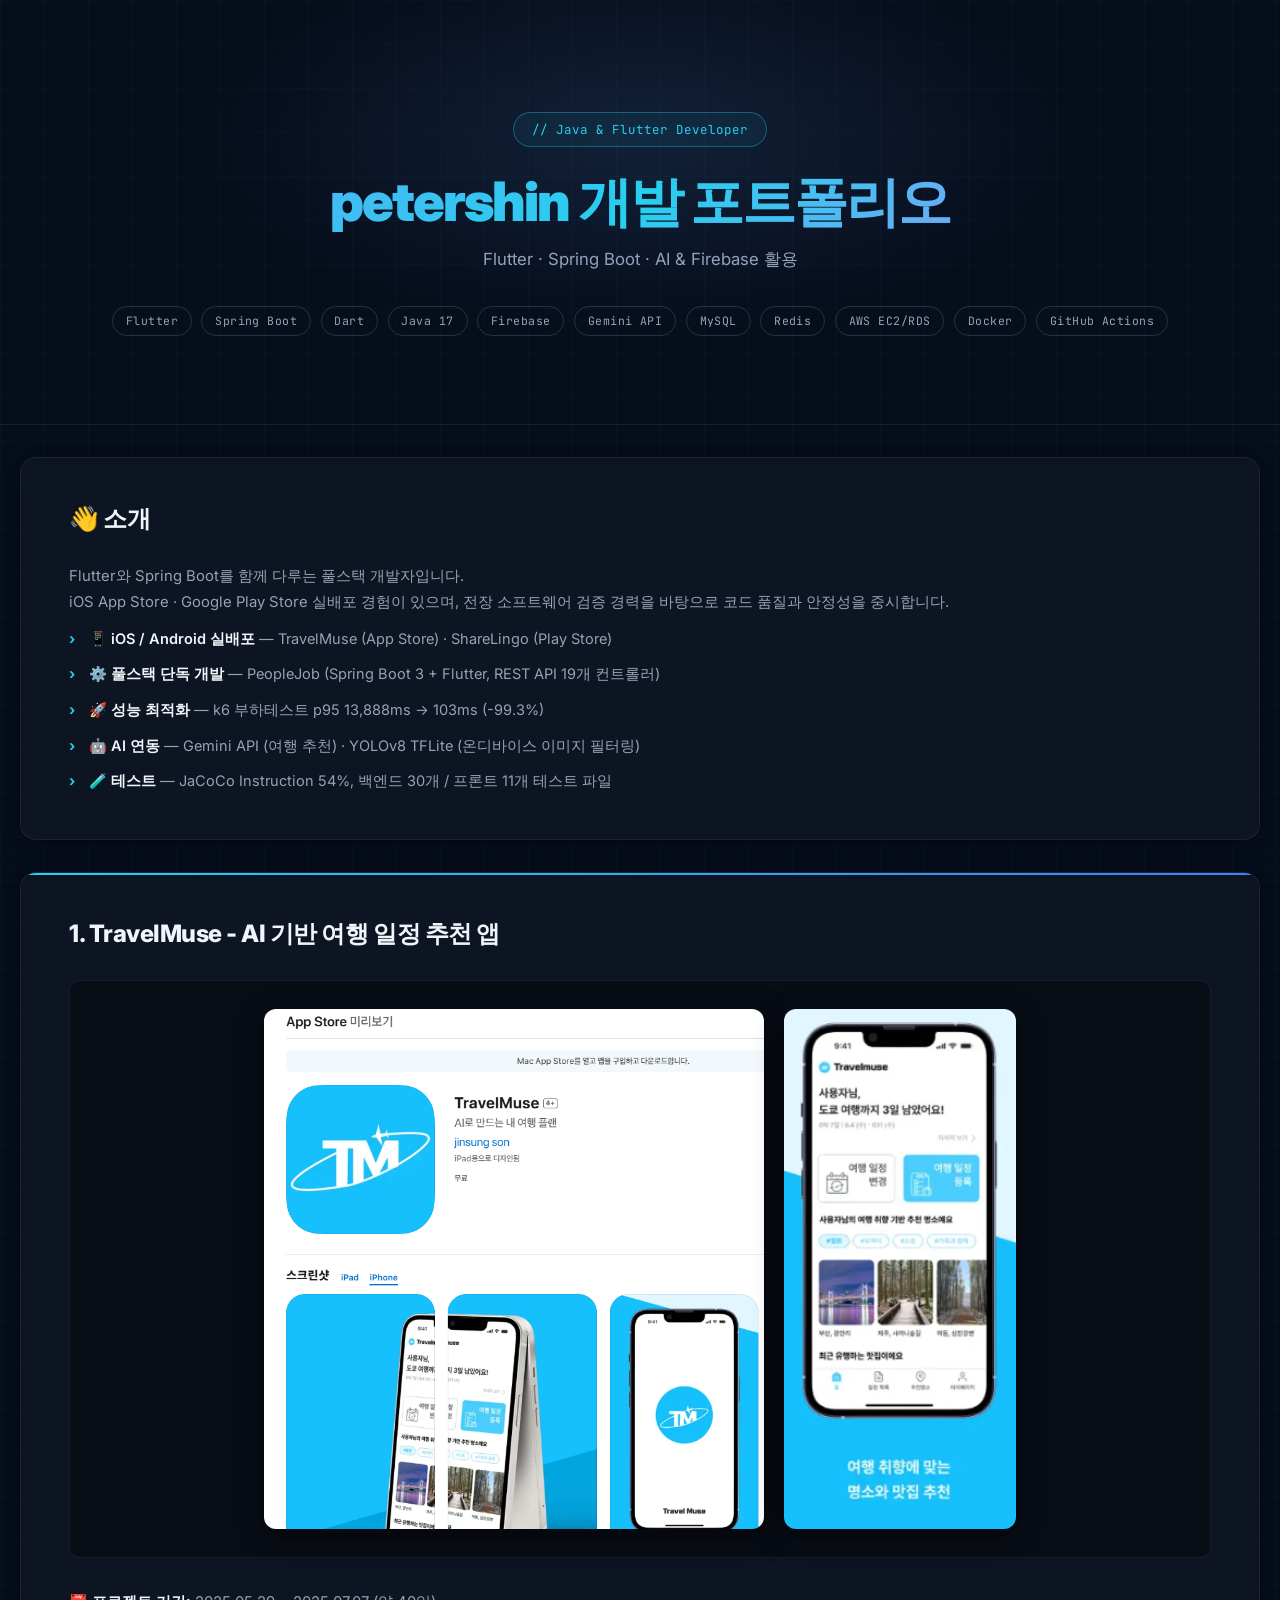
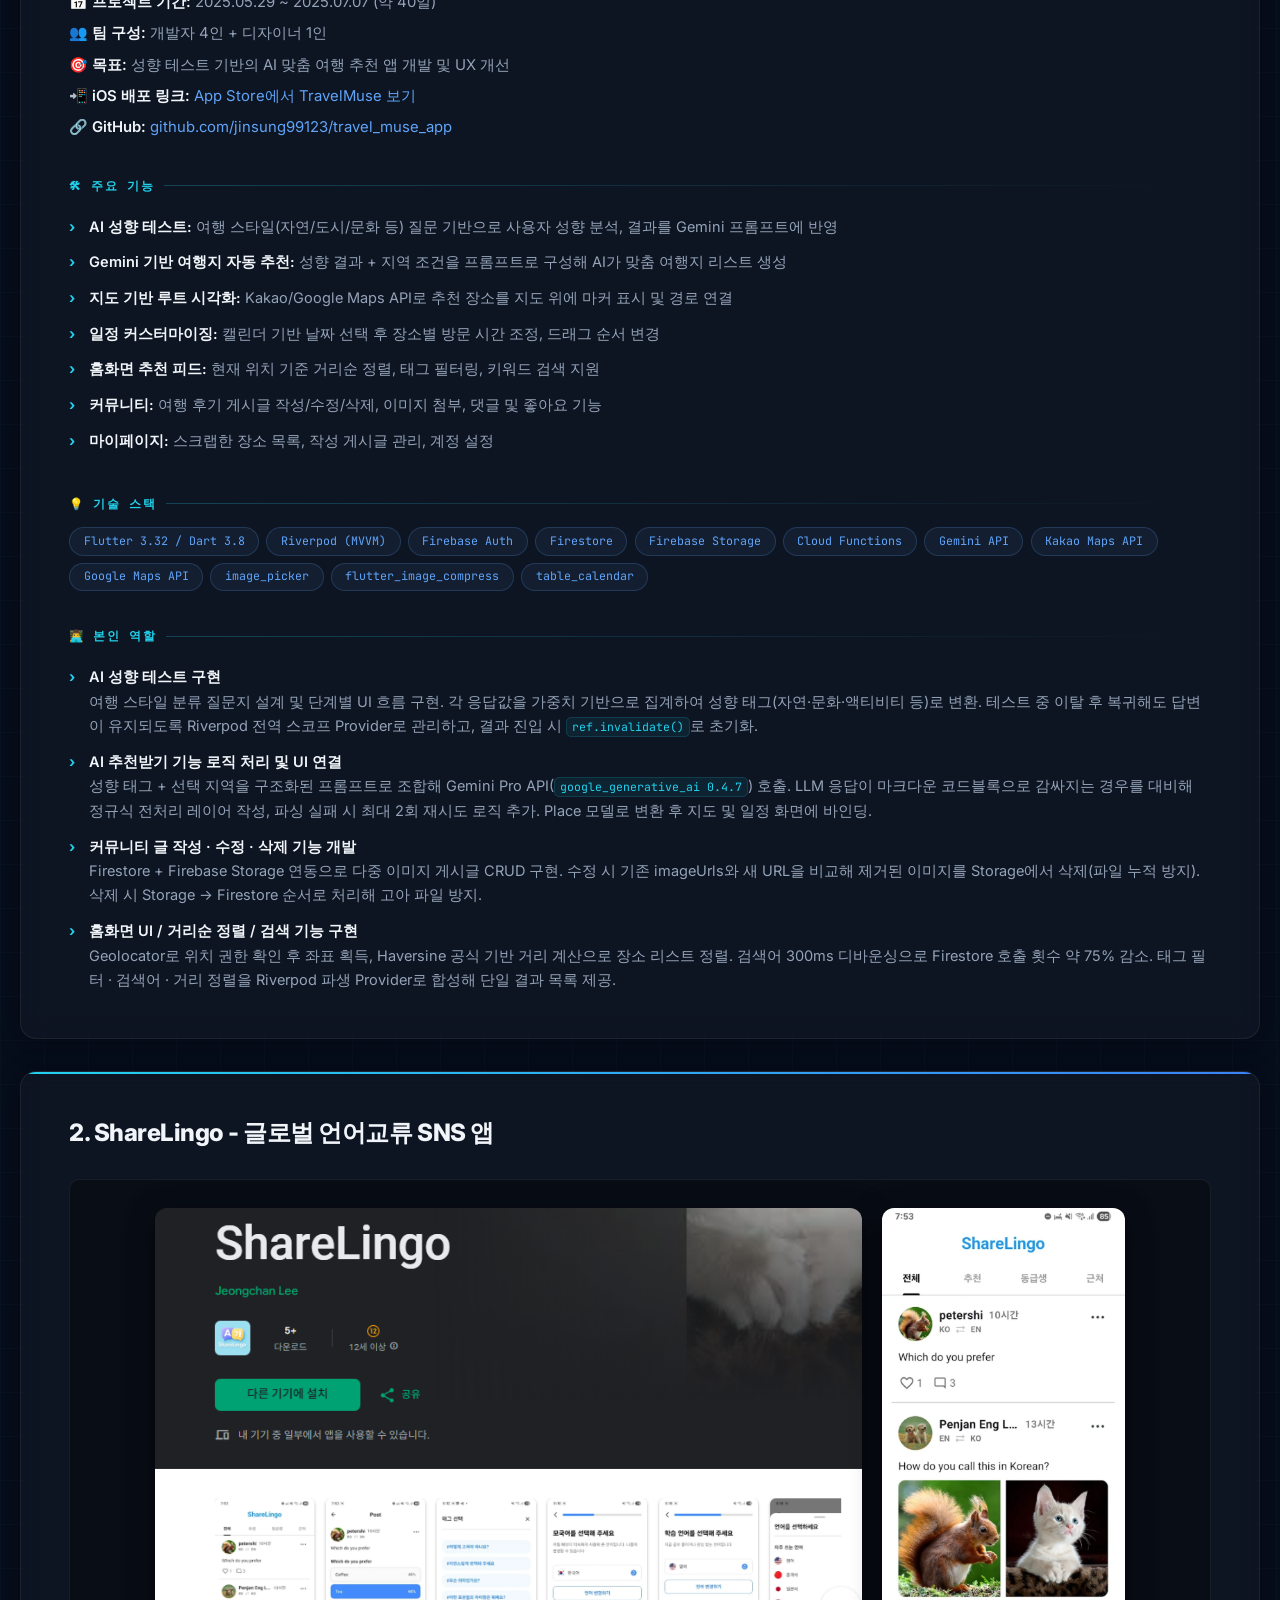
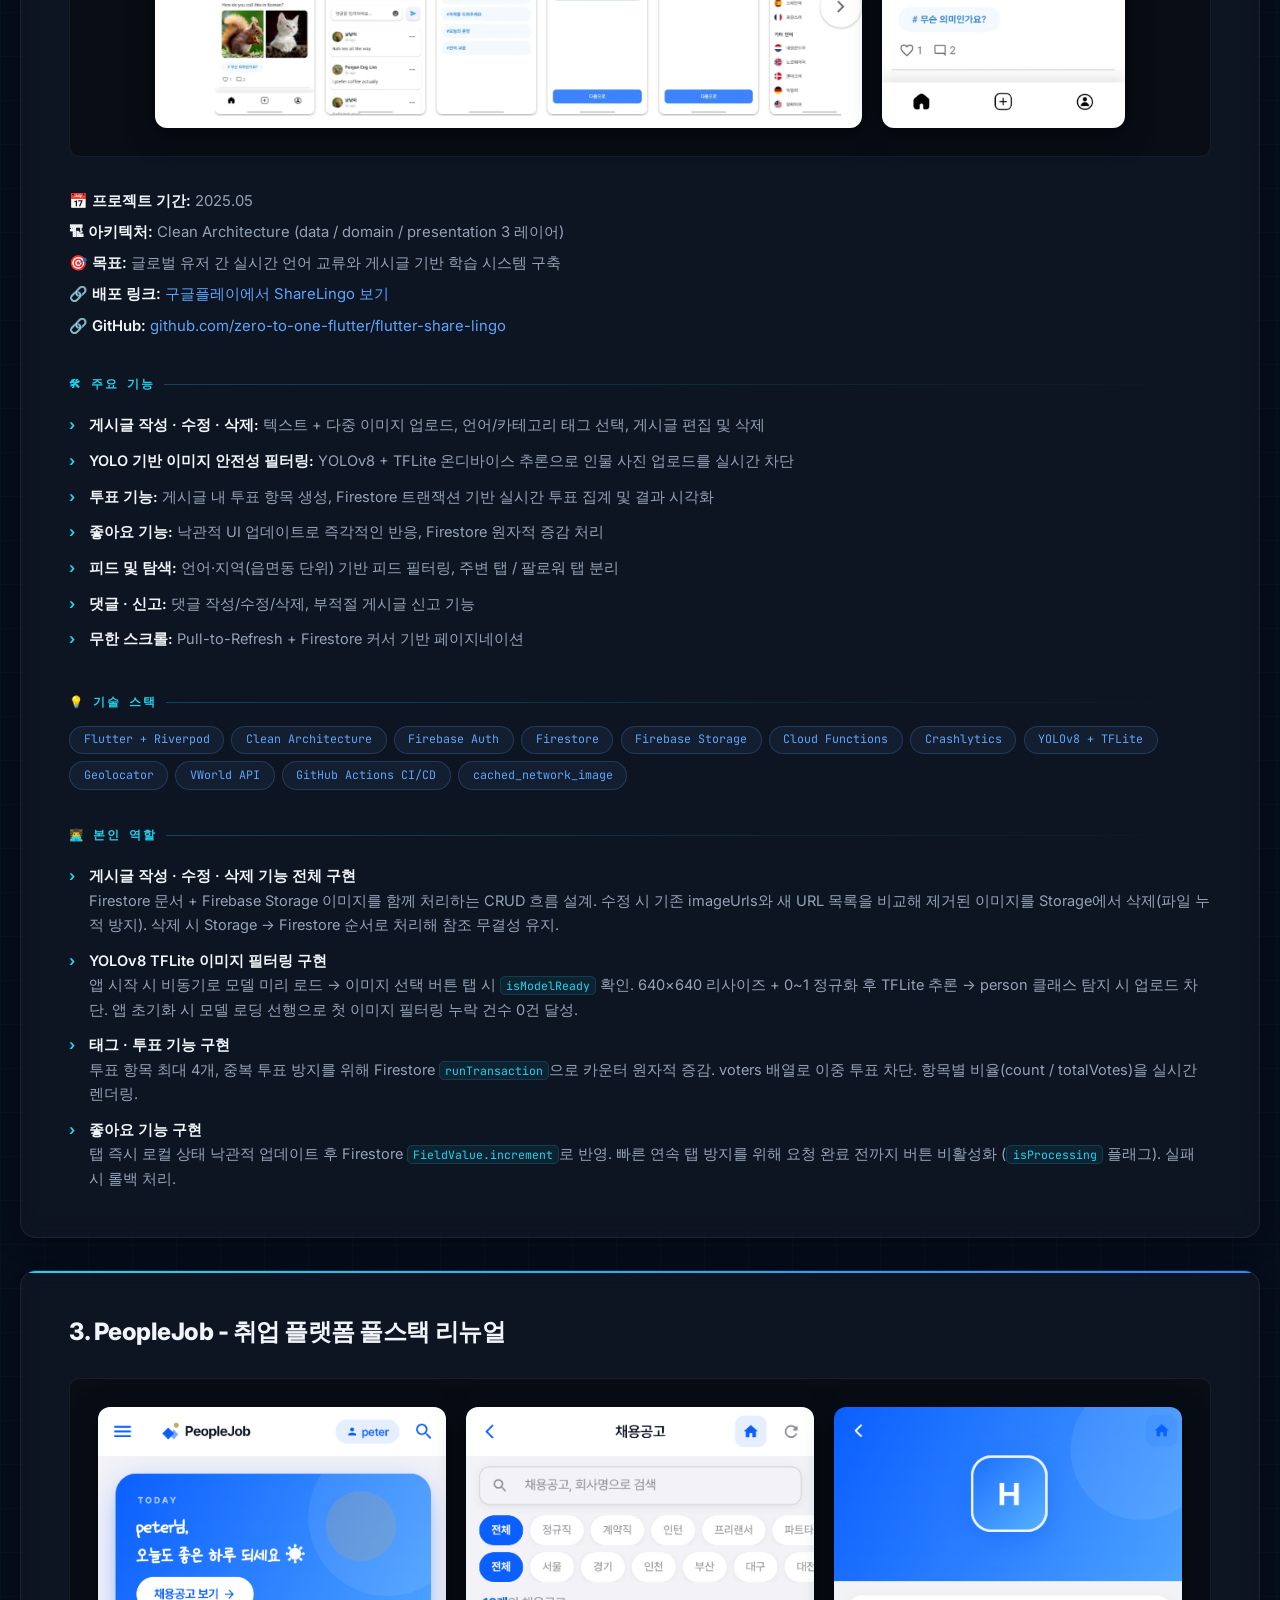
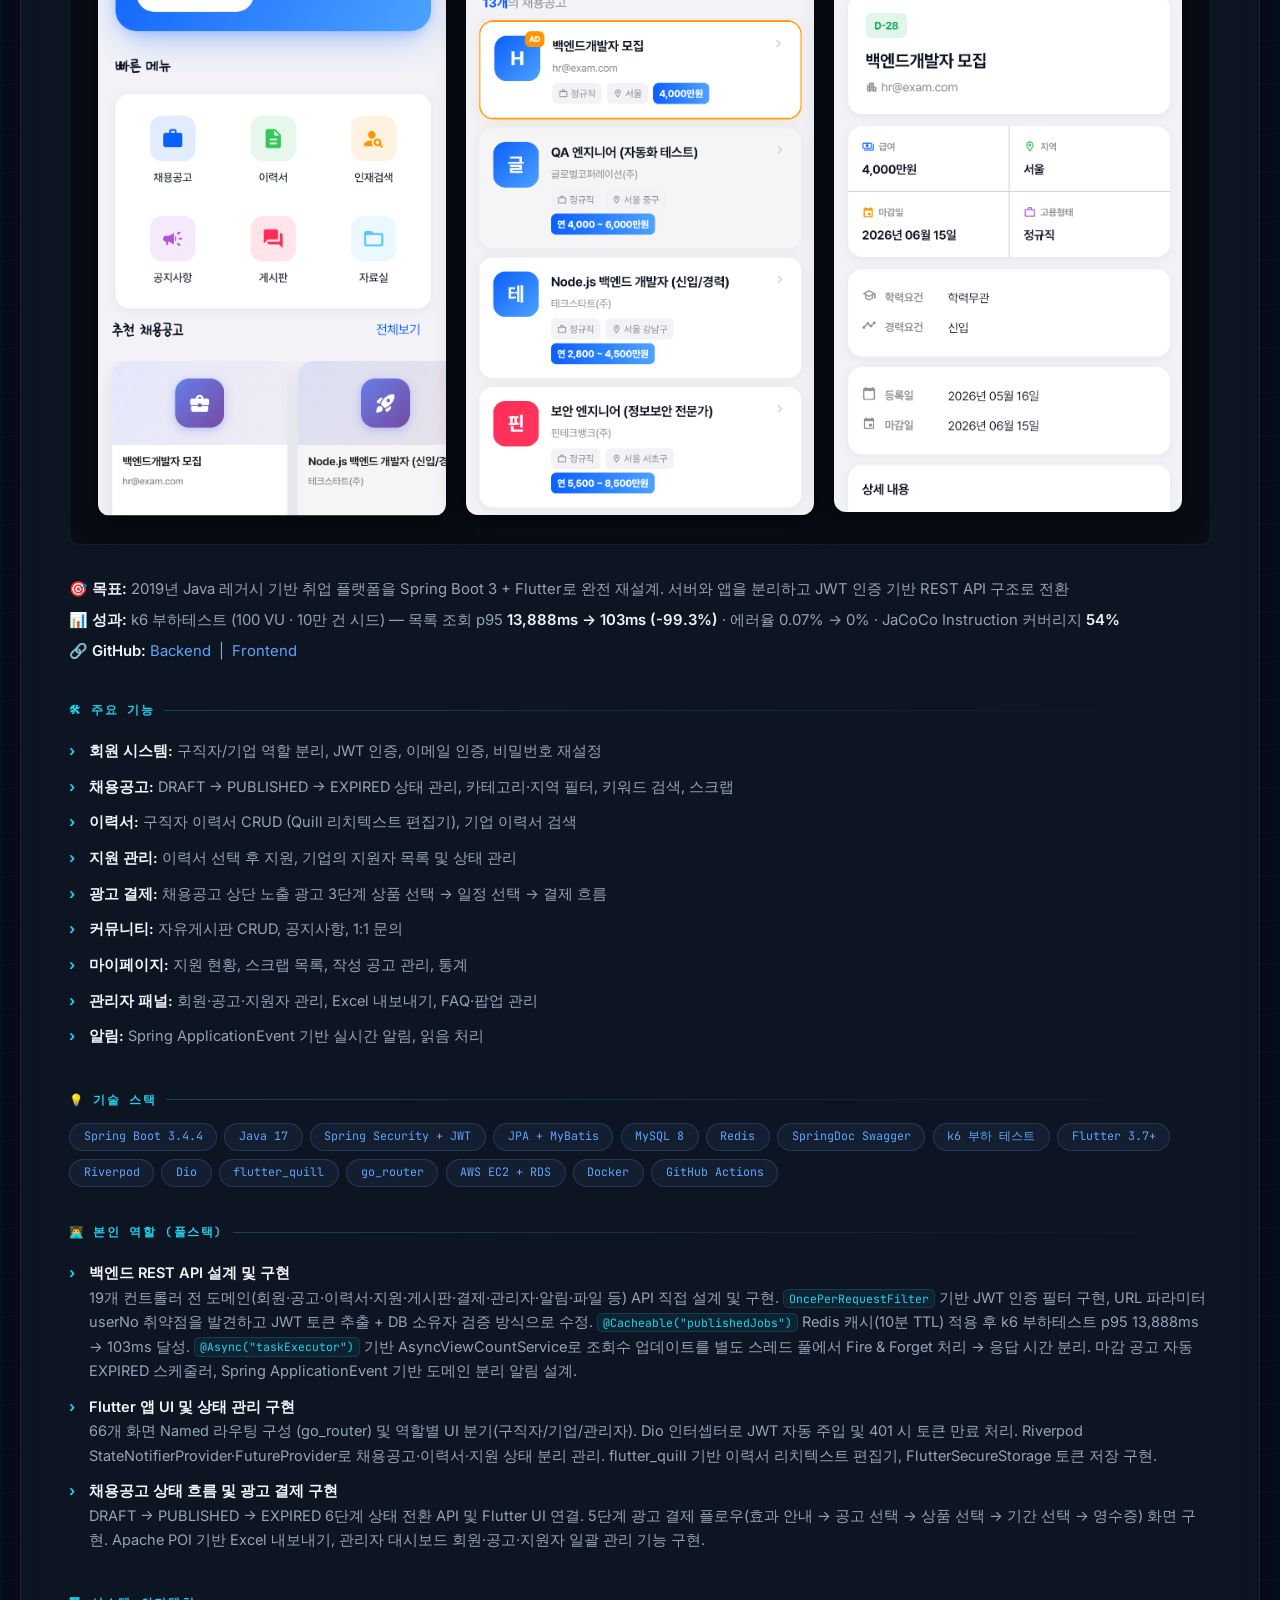
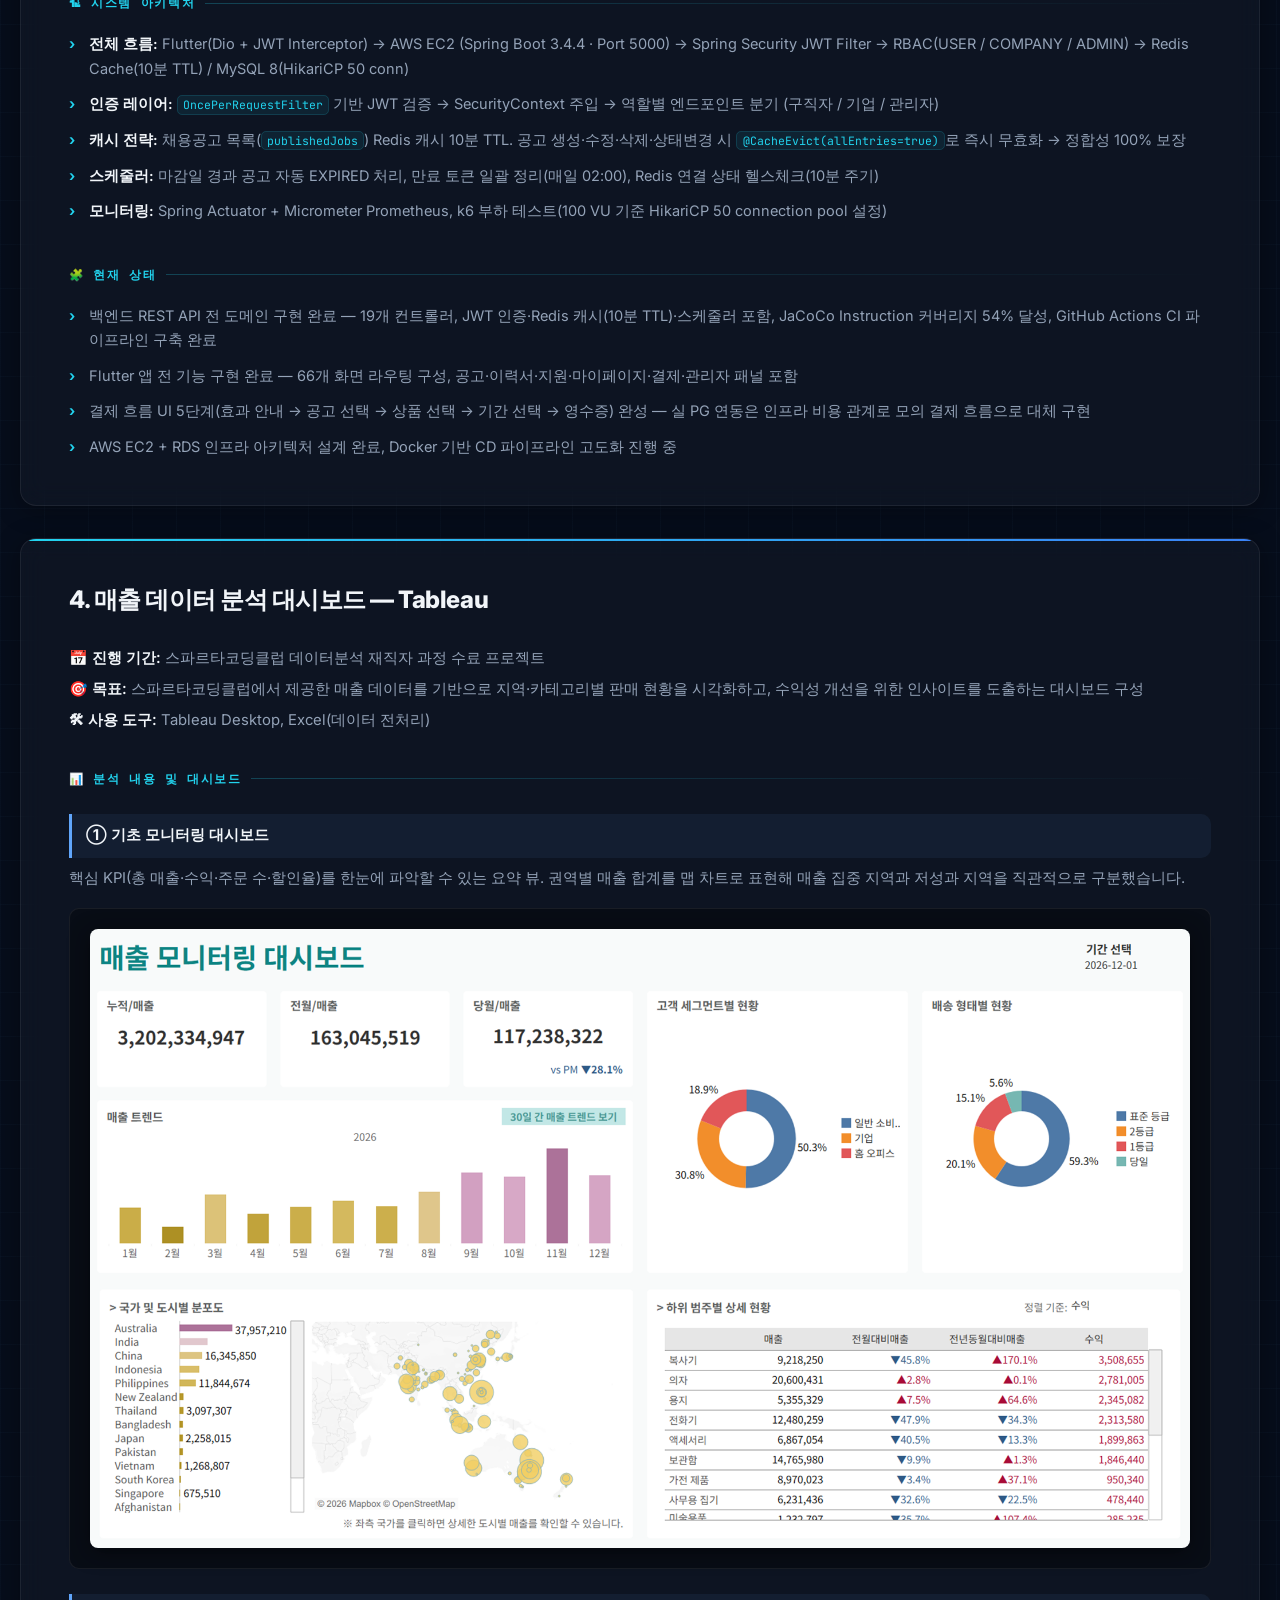
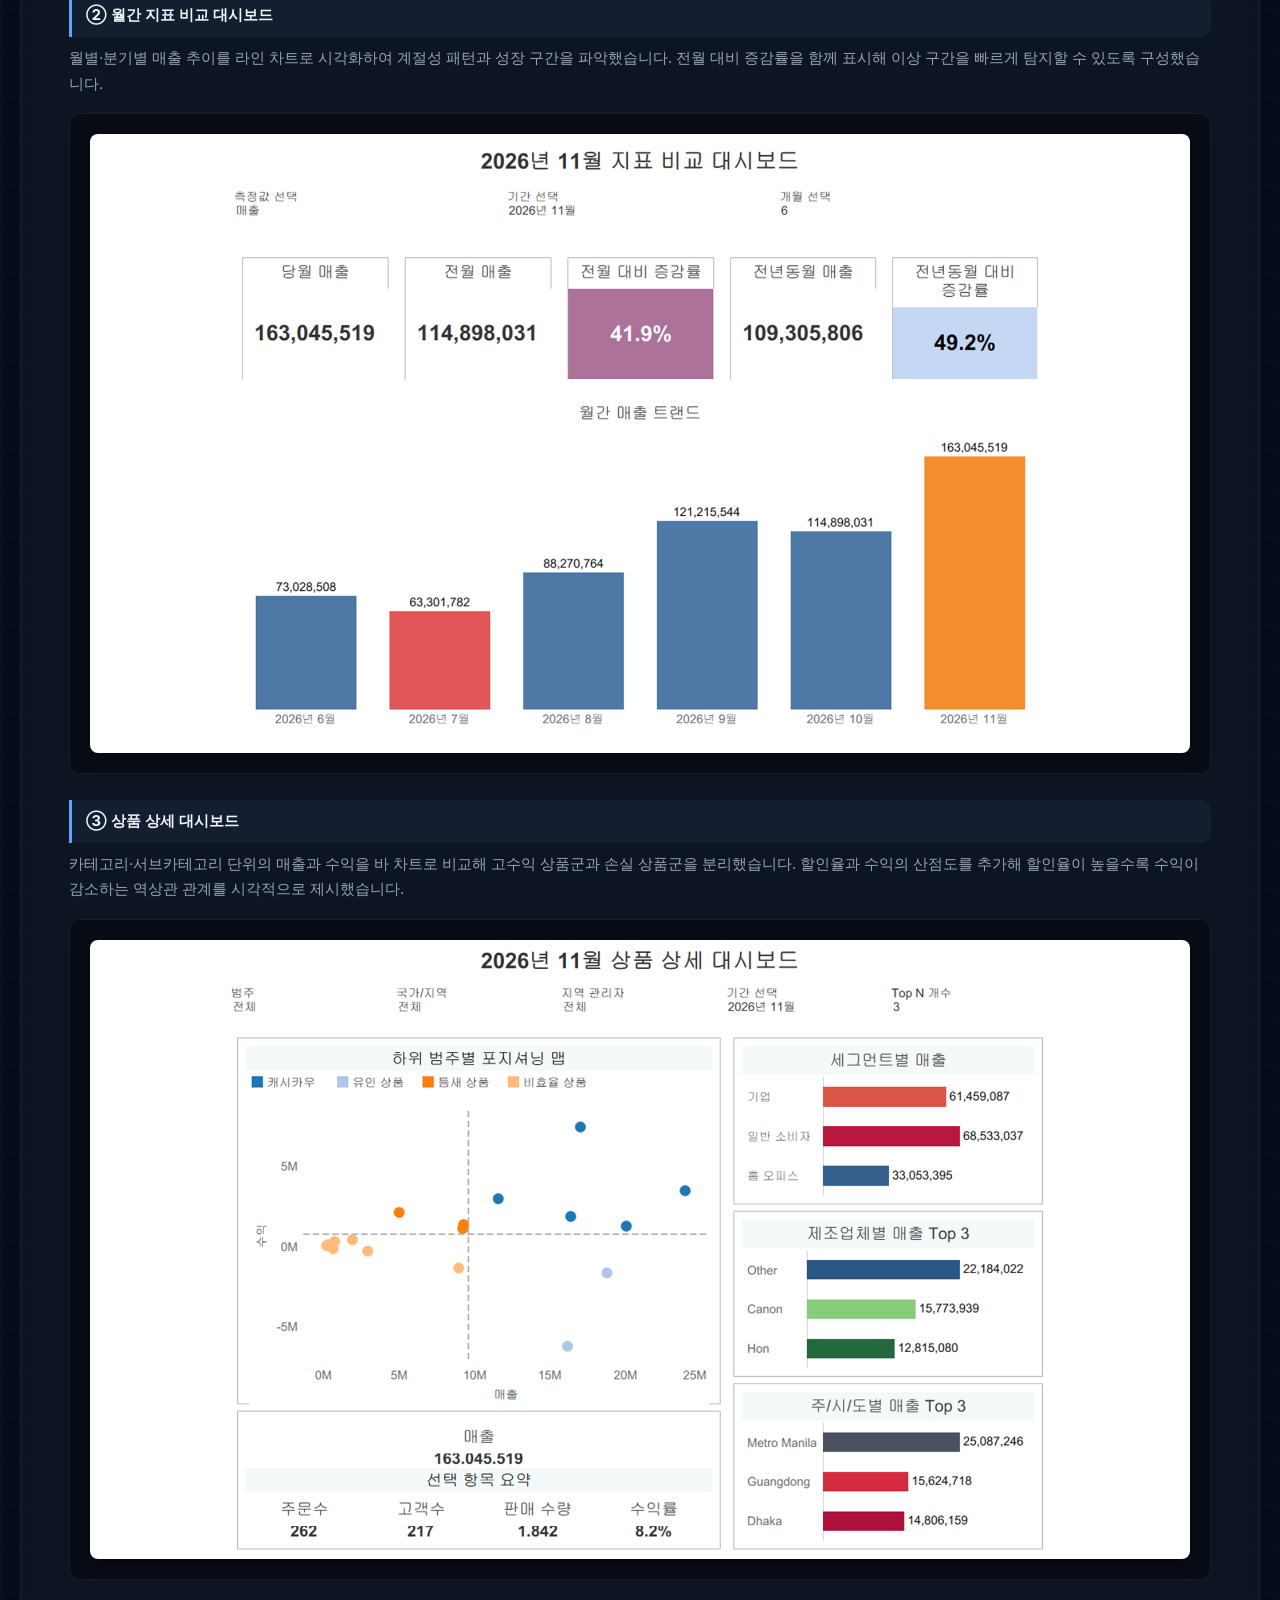
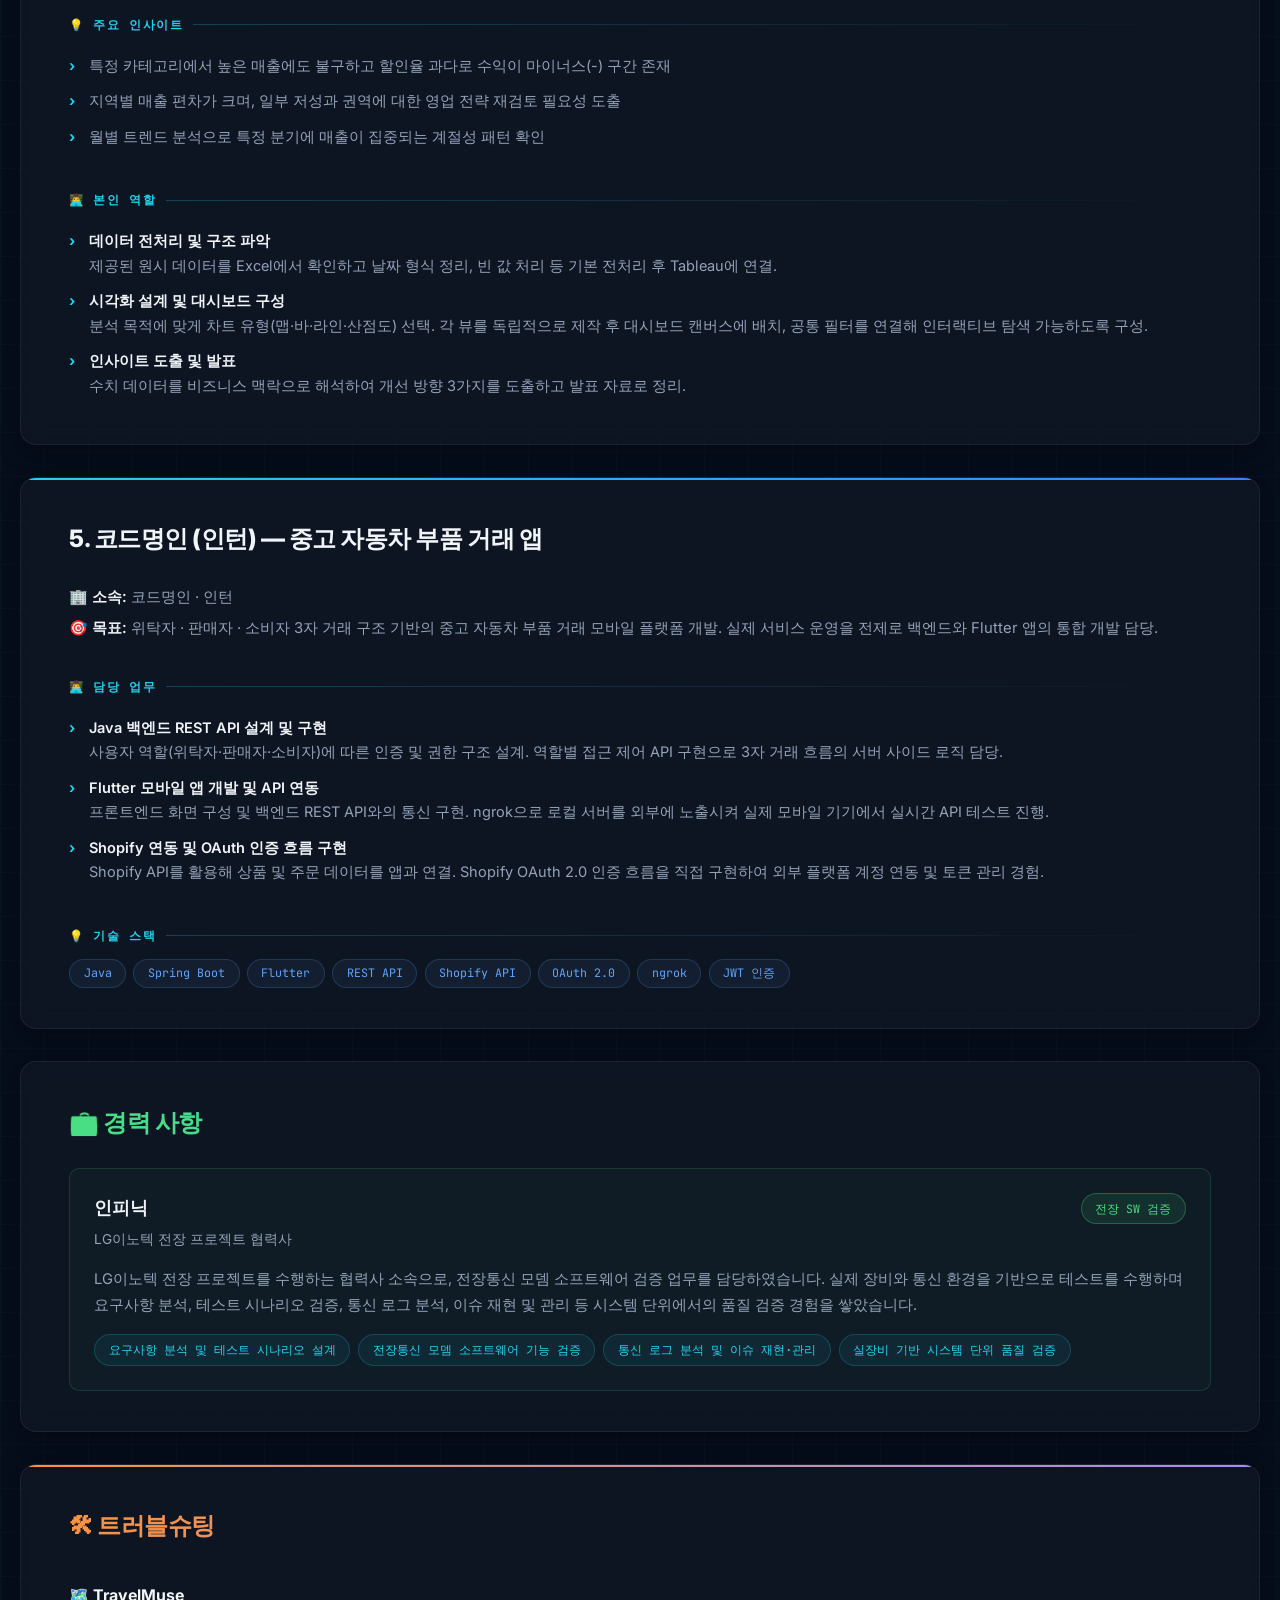
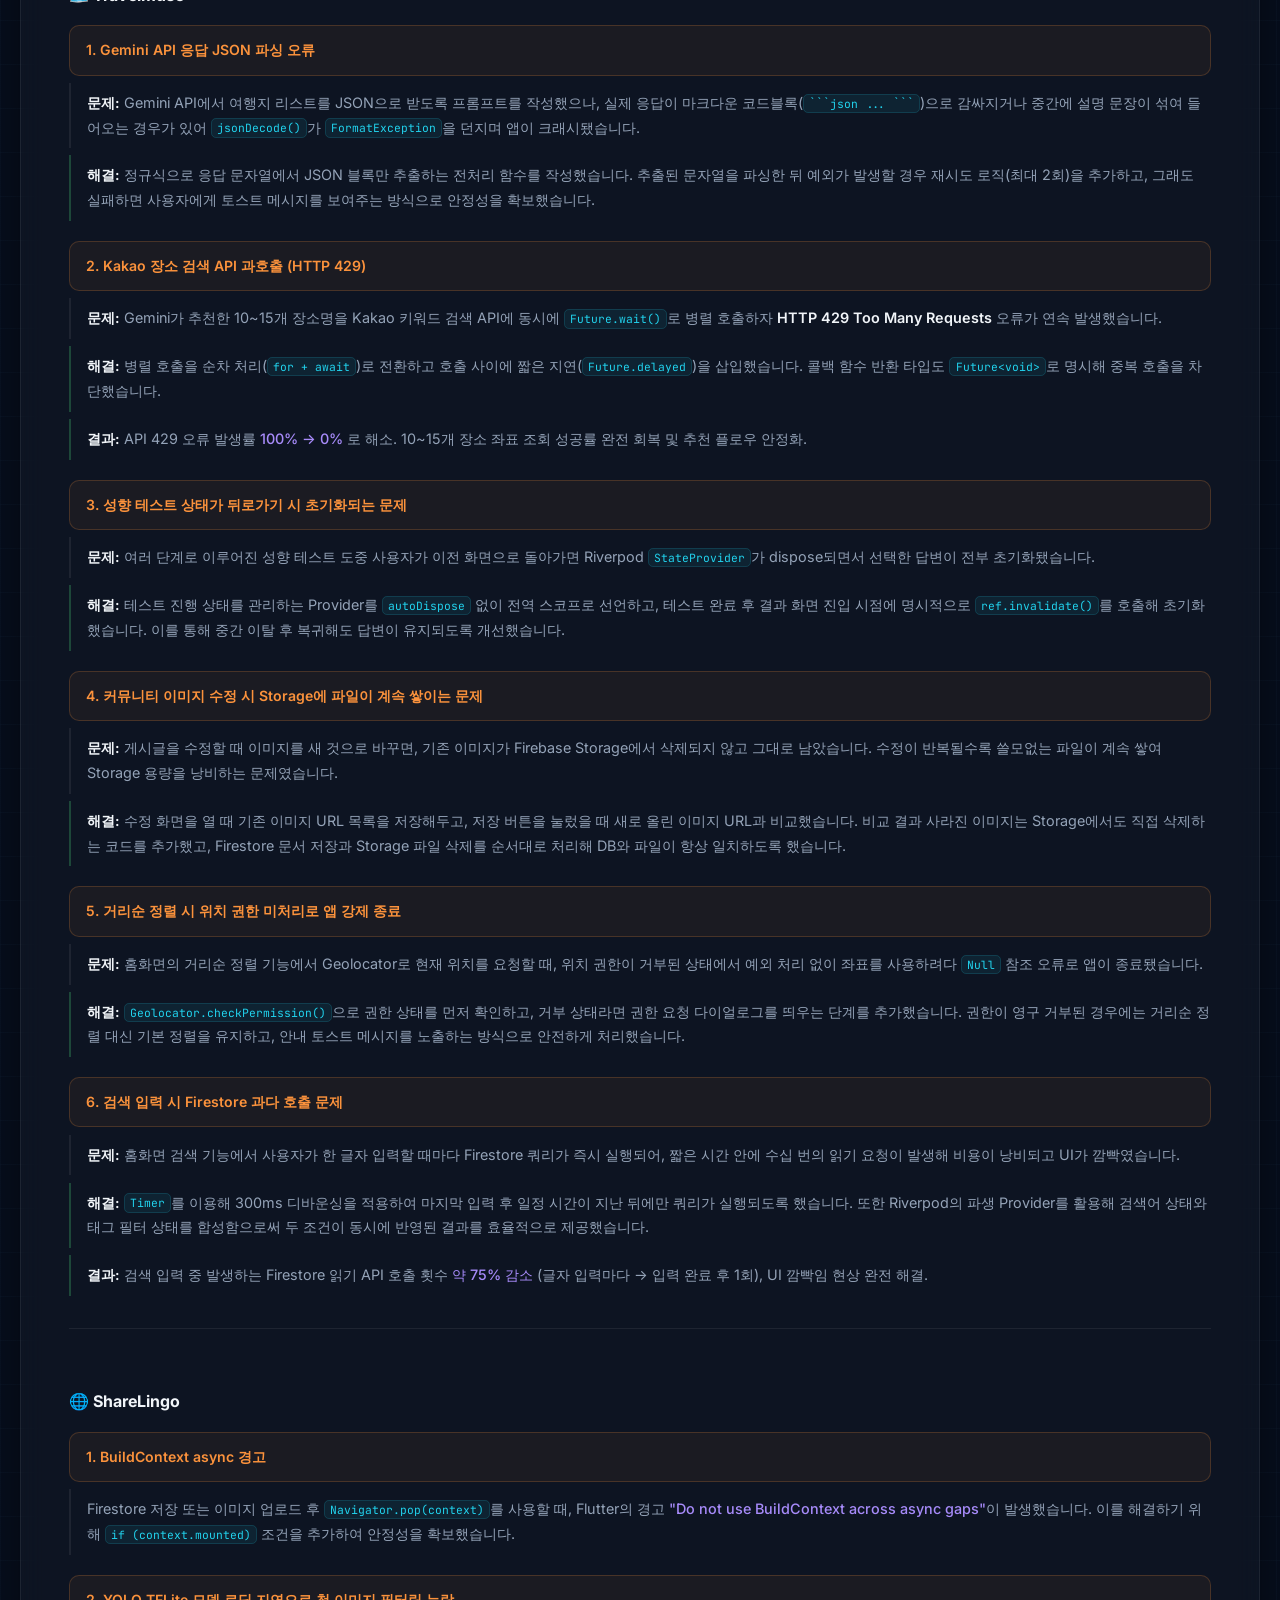
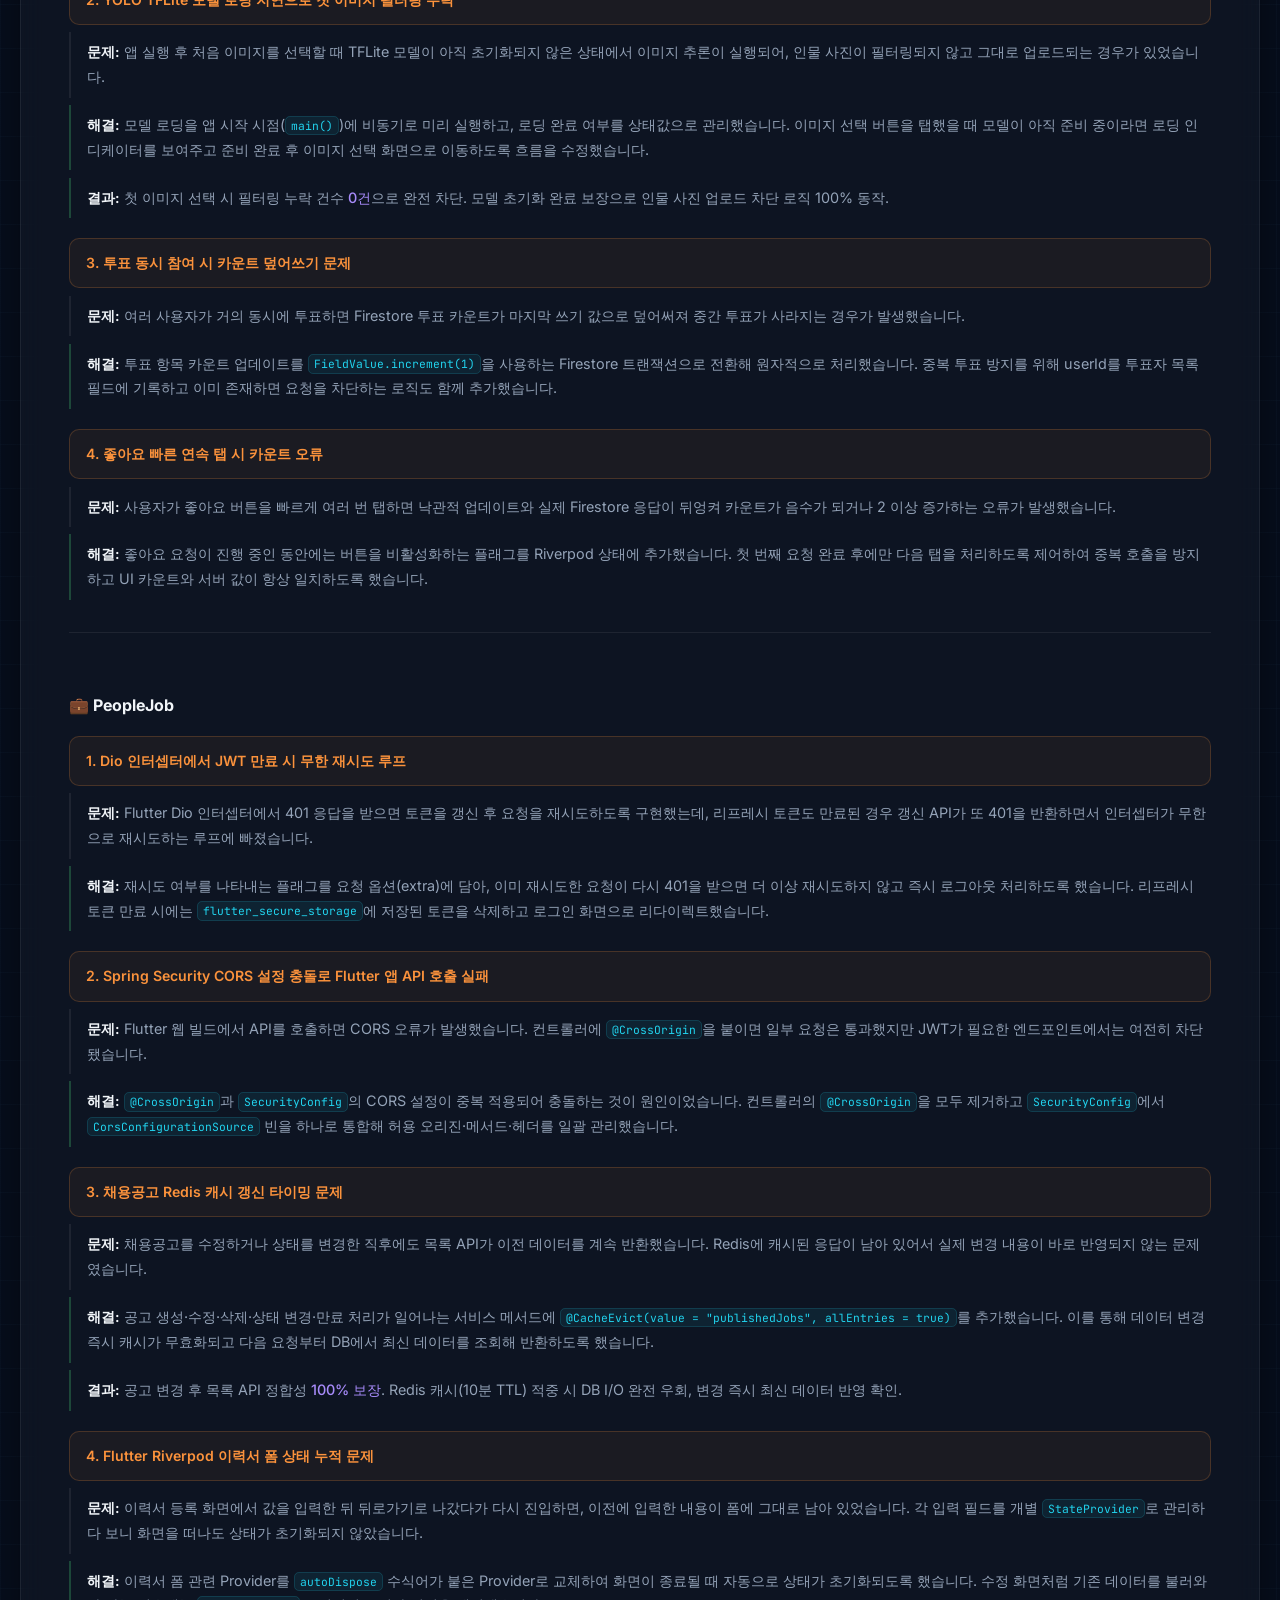
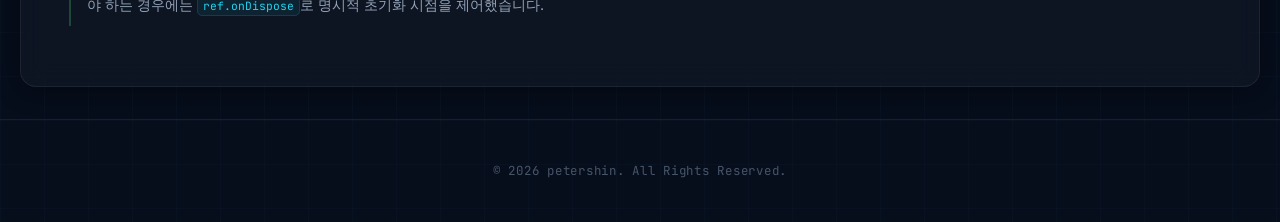
<file: index.html>
<!DOCTYPE html>
<html lang="ko">
<head>
  <meta charset="UTF-8" />
  <meta name="viewport" content="width=device-width, initial-scale=1.0" />
  <title>petershin 포트폴리오</title>
  <link rel="stylesheet" href="style.css" />
</head>
<body>
  <header>
    <p class="header-tag">// Java &amp; Flutter Developer</p>
    <h1>petershin 개발 포트폴리오</h1>
    <p>Flutter · Spring Boot · AI &amp; Firebase 활용</p>
    <div class="header-stack">
      <span>Flutter</span>
      <span>Spring Boot</span>
      <span>Dart</span>
      <span>Java 17</span>
      <span>Firebase</span>
      <span>Gemini API</span>
      <span>MySQL</span>
      <span>Redis</span>
      <span>AWS EC2/RDS</span>
      <span>Docker</span>
      <span>GitHub Actions</span>
    </div>
  </header>

  <section class="about">
    <h2>👋 소개</h2>
    <p>
      Flutter와 Spring Boot를 함께 다루는 풀스택 개발자입니다.<br>
      iOS App Store · Google Play Store 실배포 경험이 있으며,
      전장 소프트웨어 검증 경력을 바탕으로 코드 품질과 안정성을 중시합니다.
    </p>
    <ul class="about-highlights">
      <li>📱 <strong>iOS / Android 실배포</strong> — TravelMuse (App Store) · ShareLingo (Play Store)</li>
      <li>⚙️ <strong>풀스택 단독 개발</strong> — PeopleJob (Spring Boot 3 + Flutter, REST API 19개 컨트롤러)</li>
      <li>🚀 <strong>성능 최적화</strong> — k6 부하테스트 p95 13,888ms → 103ms (-99.3%)</li>
      <li>🤖 <strong>AI 연동</strong> — Gemini API (여행 추천) · YOLOv8 TFLite (온디바이스 이미지 필터링)</li>
      <li>🧪 <strong>테스트</strong> — JaCoCo Instruction 54%, 백엔드 30개 / 프론트 11개 테스트 파일</li>
    </ul>
  </section>

  <section class="project">
    <h2>1. TravelMuse - AI 기반 여행 일정 추천 앱</h2>
    <div class="screenshots">
      <img src="img/travelmuse_1.png" alt="TravelMuse 스크린샷 1" />
      <img src="img/travelmuse_2.png" alt="TravelMuse 스크린샷 2" />
    </div>
    <p><strong>📅 프로젝트 기간:</strong> 2025.05.29 ~ 2025.07.07 (약 40일)</p>
    <p><strong>👥 팀 구성:</strong> 개발자 4인 + 디자이너 1인</p>
    <p><strong>🎯 목표:</strong> 성향 테스트 기반의 AI 맞춤 여행 추천 앱 개발 및 UX 개선</p>
  <p><strong>📲 iOS 배포 링크:</strong>
  <a href="https://apps.apple.com/kr/app/travelmuse/id6747365666" target="_blank">
    App Store에서 TravelMuse 보기
  </a>
</p>
  <p><strong>🔗 GitHub:</strong>
  <a href="https://github.com/jinsung99123/travel_muse_app" target="_blank">github.com/jinsung99123/travel_muse_app</a>
</p>

    <h3>🛠 주요 기능</h3>
    <ul>
      <li><strong>AI 성향 테스트:</strong> 여행 스타일(자연/도시/문화 등) 질문 기반으로 사용자 성향 분석, 결과를 Gemini 프롬프트에 반영</li>
      <li><strong>Gemini 기반 여행지 자동 추천:</strong> 성향 결과 + 지역 조건을 프롬프트로 구성해 AI가 맞춤 여행지 리스트 생성</li>
      <li><strong>지도 기반 루트 시각화:</strong> Kakao/Google Maps API로 추천 장소를 지도 위에 마커 표시 및 경로 연결</li>
      <li><strong>일정 커스터마이징:</strong> 캘린더 기반 날짜 선택 후 장소별 방문 시간 조정, 드래그 순서 변경</li>
      <li><strong>홈화면 추천 피드:</strong> 현재 위치 기준 거리순 정렬, 태그 필터링, 키워드 검색 지원</li>
      <li><strong>커뮤니티:</strong> 여행 후기 게시글 작성/수정/삭제, 이미지 첨부, 댓글 및 좋아요 기능</li>
      <li><strong>마이페이지:</strong> 스크랩한 장소 목록, 작성 게시글 관리, 계정 설정</li>
    </ul>

    <h3>💡 기술 스택</h3>
    <ul class="tech-list">
      <li>Flutter 3.32 / Dart 3.8</li>
      <li>Riverpod (MVVM)</li>
      <li>Firebase Auth</li>
      <li>Firestore</li>
      <li>Firebase Storage</li>
      <li>Cloud Functions</li>
      <li>Gemini API</li>
      <li>Kakao Maps API</li>
      <li>Google Maps API</li>
      <li>image_picker</li>
      <li>flutter_image_compress</li>
      <li>table_calendar</li>
    </ul>

    <h3>👨‍💻 본인 역할</h3>
    <ul>
      <li>
        <strong>AI 성향 테스트 구현</strong><br>
        여행 스타일 분류 질문지 설계 및 단계별 UI 흐름 구현. 각 응답값을 가중치 기반으로 집계하여 성향 태그(자연·문화·액티비티 등)로 변환. 테스트 중 이탈 후 복귀해도 답변이 유지되도록 Riverpod 전역 스코프 Provider로 관리하고, 결과 진입 시 <code>ref.invalidate()</code>로 초기화.
      </li>
      <li>
        <strong>AI 추천받기 기능 로직 처리 및 UI 연결</strong><br>
        성향 태그 + 선택 지역을 구조화된 프롬프트로 조합해 Gemini Pro API(<code>google_generative_ai 0.4.7</code>) 호출. LLM 응답이 마크다운 코드블록으로 감싸지는 경우를 대비해 정규식 전처리 레이어 작성, 파싱 실패 시 최대 2회 재시도 로직 추가. Place 모델로 변환 후 지도 및 일정 화면에 바인딩.
      </li>
      <li>
        <strong>커뮤니티 글 작성 · 수정 · 삭제 기능 개발</strong><br>
        Firestore + Firebase Storage 연동으로 다중 이미지 게시글 CRUD 구현. 수정 시 기존 imageUrls와 새 URL을 비교해 제거된 이미지를 Storage에서 삭제(파일 누적 방지). 삭제 시 Storage → Firestore 순서로 처리해 고아 파일 방지.
      </li>
      <li>
        <strong>홈화면 UI / 거리순 정렬 / 검색 기능 구현</strong><br>
        Geolocator로 위치 권한 확인 후 좌표 획득, Haversine 공식 기반 거리 계산으로 장소 리스트 정렬. 검색어 300ms 디바운싱으로 Firestore 호출 횟수 약 75% 감소. 태그 필터 · 검색어 · 거리 정렬을 Riverpod 파생 Provider로 합성해 단일 결과 목록 제공.
      </li>
    </ul>
  </section>

  <section class="project">
    <h2>2. ShareLingo - 글로벌 언어교류 SNS 앱</h2>
    <div class="screenshots">
      <img src="img/sharelingo_1.png" alt="ShareLingo 스크린샷 1" />
      <img src="img/sharelingo_2.png" alt="ShareLingo 스크린샷 2" />
    </div>
    <p><strong>📅 프로젝트 기간:</strong> 2025.05</p>
    <p><strong>🏗 아키텍처:</strong> Clean Architecture (data / domain / presentation 3 레이어)</p>
    <p><strong>🎯 목표:</strong> 글로벌 유저 간 실시간 언어 교류와 게시글 기반 학습 시스템 구축</p>
  <p><strong>🔗 배포 링크:</strong>
    <a href="https://play.google.com/store/apps/details?id=com.zerotoone.sharelingo&amp;pcampaignid=web_share" target="_blank">구글플레이에서 ShareLingo 보기</a>
  </p>
  <p><strong>🔗 GitHub:</strong>
    <a href="https://github.com/zero-to-one-flutter/flutter-share-lingo" target="_blank">github.com/zero-to-one-flutter/flutter-share-lingo</a>
  </p>

    <h3>🛠 주요 기능</h3>
    <ul>
      <li><strong>게시글 작성 · 수정 · 삭제:</strong> 텍스트 + 다중 이미지 업로드, 언어/카테고리 태그 선택, 게시글 편집 및 삭제</li>
      <li><strong>YOLO 기반 이미지 안전성 필터링:</strong> YOLOv8 + TFLite 온디바이스 추론으로 인물 사진 업로드를 실시간 차단</li>
      <li><strong>투표 기능:</strong> 게시글 내 투표 항목 생성, Firestore 트랜잭션 기반 실시간 투표 집계 및 결과 시각화</li>
      <li><strong>좋아요 기능:</strong> 낙관적 UI 업데이트로 즉각적인 반응, Firestore 원자적 증감 처리</li>
      <li><strong>피드 및 탐색:</strong> 언어·지역(읍면동 단위) 기반 피드 필터링, 주변 탭 / 팔로워 탭 분리</li>
      <li><strong>댓글 · 신고:</strong> 댓글 작성/수정/삭제, 부적절 게시글 신고 기능</li>
      <li><strong>무한 스크롤:</strong> Pull-to-Refresh + Firestore 커서 기반 페이지네이션</li>
    </ul>

    <h3>💡 기술 스택</h3>
    <ul class="tech-list">
      <li>Flutter + Riverpod</li>
      <li>Clean Architecture</li>
      <li>Firebase Auth</li>
      <li>Firestore</li>
      <li>Firebase Storage</li>
      <li>Cloud Functions</li>
      <li>Crashlytics</li>
      <li>YOLOv8 + TFLite</li>
      <li>Geolocator</li>
      <li>VWorld API</li>
      <li>GitHub Actions CI/CD</li>
      <li>cached_network_image</li>
    </ul>

    <h3>👨‍💻 본인 역할</h3>
    <ul>
      <li>
        <strong>게시글 작성 · 수정 · 삭제 기능 전체 구현</strong><br>
        Firestore 문서 + Firebase Storage 이미지를 함께 처리하는 CRUD 흐름 설계. 수정 시 기존 imageUrls와 새 URL 목록을 비교해 제거된 이미지를 Storage에서 삭제(파일 누적 방지). 삭제 시 Storage → Firestore 순서로 처리해 참조 무결성 유지.
      </li>
      <li>
        <strong>YOLOv8 TFLite 이미지 필터링 구현</strong><br>
        앱 시작 시 비동기로 모델 미리 로드 → 이미지 선택 버튼 탭 시 <code>isModelReady</code> 확인. 640×640 리사이즈 + 0~1 정규화 후 TFLite 추론 → person 클래스 탐지 시 업로드 차단. 앱 초기화 시 모델 로딩 선행으로 첫 이미지 필터링 누락 건수 0건 달성.
      </li>
      <li>
        <strong>태그 · 투표 기능 구현</strong><br>
        투표 항목 최대 4개, 중복 투표 방지를 위해 Firestore <code>runTransaction</code>으로 카운터 원자적 증감. voters 배열로 이중 투표 차단. 항목별 비율(count / totalVotes)을 실시간 렌더링.
      </li>
      <li>
        <strong>좋아요 기능 구현</strong><br>
        탭 즉시 로컬 상태 낙관적 업데이트 후 Firestore <code>FieldValue.increment</code>로 반영. 빠른 연속 탭 방지를 위해 요청 완료 전까지 버튼 비활성화 (<code>isProcessing</code> 플래그). 실패 시 롤백 처리.
      </li>
    </ul>
  </section>

<section class="project">
  <h2>3. PeopleJob - 취업 플랫폼 풀스택 리뉴얼</h2>
  <div class="screenshots web-app">
    <img src="img/home.png" alt="PeopleJob 홈화면" />
    <img src="img/joblist.png" alt="PeopleJob 채용공고 목록" />
    <img src="img/jobdetail.png" alt="PeopleJob 채용공고 상세" />
  </div>
  <p><strong>🎯 목표:</strong> 2019년 Java 레거시 기반 취업 플랫폼을 Spring Boot 3 + Flutter로 완전 재설계. 서버와 앱을 분리하고 JWT 인증 기반 REST API 구조로 전환</p>
  <p><strong>📊 성과:</strong> k6 부하테스트 (100 VU · 10만 건 시드) — 목록 조회 p95 <strong>13,888ms → 103ms (-99.3%)</strong> · 에러율 0.07% → 0% · JaCoCo Instruction 커버리지 <strong>54%</strong></p>
  <p><strong>🔗 GitHub:</strong>
    <a href="https://github.com/ghghtls/peoplejob-backend" target="_blank">Backend</a> &nbsp;|&nbsp;
    <a href="https://github.com/ghghtls/peoplejob_frontend" target="_blank">Frontend</a>
  </p>

  <h3>🛠 주요 기능</h3>
  <ul>
    <li><strong>회원 시스템:</strong> 구직자/기업 역할 분리, JWT 인증, 이메일 인증, 비밀번호 재설정</li>
    <li><strong>채용공고:</strong> DRAFT → PUBLISHED → EXPIRED 상태 관리, 카테고리·지역 필터, 키워드 검색, 스크랩</li>
    <li><strong>이력서:</strong> 구직자 이력서 CRUD (Quill 리치텍스트 편집기), 기업 이력서 검색</li>
    <li><strong>지원 관리:</strong> 이력서 선택 후 지원, 기업의 지원자 목록 및 상태 관리</li>
    <li><strong>광고 결제:</strong> 채용공고 상단 노출 광고 3단계 상품 선택 → 일정 선택 → 결제 흐름</li>
    <li><strong>커뮤니티:</strong> 자유게시판 CRUD, 공지사항, 1:1 문의</li>
    <li><strong>마이페이지:</strong> 지원 현황, 스크랩 목록, 작성 공고 관리, 통계</li>
    <li><strong>관리자 패널:</strong> 회원·공고·지원자 관리, Excel 내보내기, FAQ·팝업 관리</li>
    <li><strong>알림:</strong> Spring ApplicationEvent 기반 실시간 알림, 읽음 처리</li>
  </ul>

  <h3>💡 기술 스택</h3>
  <ul class="tech-list">
    <li>Spring Boot 3.4.4</li>
    <li>Java 17</li>
    <li>Spring Security + JWT</li>
    <li>JPA + MyBatis</li>
    <li>MySQL 8</li>
    <li>Redis</li>
    <li>SpringDoc Swagger</li>
    <li>k6 부하 테스트</li>
    <li>Flutter 3.7+</li>
    <li>Riverpod</li>
    <li>Dio</li>
    <li>flutter_quill</li>
    <li>go_router</li>
    <li>AWS EC2 + RDS</li>
    <li>Docker</li>
    <li>GitHub Actions</li>
  </ul>

  <h3>👨‍💻 본인 역할 (풀스택)</h3>
  <ul>
    <li>
      <strong>백엔드 REST API 설계 및 구현</strong><br>
      19개 컨트롤러 전 도메인(회원·공고·이력서·지원·게시판·결제·관리자·알림·파일 등) API 직접 설계 및 구현. <code>OncePerRequestFilter</code> 기반 JWT 인증 필터 구현, URL 파라미터 userNo 취약점을 발견하고 JWT 토큰 추출 + DB 소유자 검증 방식으로 수정. <code>@Cacheable("publishedJobs")</code> Redis 캐시(10분 TTL) 적용 후 k6 부하테스트 p95 13,888ms → 103ms 달성. <code>@Async("taskExecutor")</code> 기반 AsyncViewCountService로 조회수 업데이트를 별도 스레드 풀에서 Fire &amp; Forget 처리 → 응답 시간 분리. 마감 공고 자동 EXPIRED 스케줄러, Spring ApplicationEvent 기반 도메인 분리 알림 설계.
    </li>
    <li>
      <strong>Flutter 앱 UI 및 상태 관리 구현</strong><br>
      66개 화면 Named 라우팅 구성 (go_router) 및 역할별 UI 분기(구직자/기업/관리자). Dio 인터셉터로 JWT 자동 주입 및 401 시 토큰 만료 처리. Riverpod StateNotifierProvider·FutureProvider로 채용공고·이력서·지원 상태 분리 관리. flutter_quill 기반 이력서 리치텍스트 편집기, FlutterSecureStorage 토큰 저장 구현.
    </li>
    <li>
      <strong>채용공고 상태 흐름 및 광고 결제 구현</strong><br>
      DRAFT → PUBLISHED → EXPIRED 6단계 상태 전환 API 및 Flutter UI 연결. 5단계 광고 결제 플로우(효과 안내 → 공고 선택 → 상품 선택 → 기간 선택 → 영수증) 화면 구현. Apache POI 기반 Excel 내보내기, 관리자 대시보드 회원·공고·지원자 일괄 관리 기능 구현.
    </li>
  </ul>

  <h3>🏗 시스템 아키텍처</h3>
  <ul>
    <li>
      <strong>전체 흐름:</strong>
      Flutter(Dio + JWT Interceptor) → AWS EC2 (Spring Boot 3.4.4 · Port 5000) → Spring Security JWT Filter → RBAC(USER / COMPANY / ADMIN) → Redis Cache(10분 TTL) / MySQL 8(HikariCP 50 conn)
    </li>
    <li>
      <strong>인증 레이어:</strong> <code>OncePerRequestFilter</code> 기반 JWT 검증 → SecurityContext 주입 → 역할별 엔드포인트 분기 (구직자 / 기업 / 관리자)
    </li>
    <li>
      <strong>캐시 전략:</strong> 채용공고 목록(<code>publishedJobs</code>) Redis 캐시 10분 TTL. 공고 생성·수정·삭제·상태변경 시 <code>@CacheEvict(allEntries=true)</code>로 즉시 무효화 → 정합성 100% 보장
    </li>
    <li>
      <strong>스케줄러:</strong> 마감일 경과 공고 자동 EXPIRED 처리, 만료 토큰 일괄 정리(매일 02:00), Redis 연결 상태 헬스체크(10분 주기)
    </li>
    <li>
      <strong>모니터링:</strong> Spring Actuator + Micrometer Prometheus, k6 부하 테스트(100 VU 기준 HikariCP 50 connection pool 설정)
    </li>
  </ul>

  <h3>🧩 현재 상태</h3>
  <ul>
    <li>백엔드 REST API 전 도메인 구현 완료 — 19개 컨트롤러, JWT 인증·Redis 캐시(10분 TTL)·스케줄러 포함, JaCoCo Instruction 커버리지 54% 달성, GitHub Actions CI 파이프라인 구축 완료</li>
    <li>Flutter 앱 전 기능 구현 완료 — 66개 화면 라우팅 구성, 공고·이력서·지원·마이페이지·결제·관리자 패널 포함</li>
    <li>결제 흐름 UI 5단계(효과 안내 → 공고 선택 → 상품 선택 → 기간 선택 → 영수증) 완성 — 실 PG 연동은 인프라 비용 관계로 모의 결제 흐름으로 대체 구현</li>
    <li>AWS EC2 + RDS 인프라 아키텍처 설계 완료, Docker 기반 CD 파이프라인 고도화 진행 중</li>
  </ul>
</section>

<section class="project">
  <h2>4. 매출 데이터 분석 대시보드 — Tableau</h2>
  <p><strong>📅 진행 기간:</strong> 스파르타코딩클럽 데이터분석 재직자 과정 수료 프로젝트</p>
  <p><strong>🎯 목표:</strong> 스파르타코딩클럽에서 제공한 매출 데이터를 기반으로 지역·카테고리별 판매 현황을 시각화하고, 수익성 개선을 위한 인사이트를 도출하는 대시보드 구성</p>
  <p><strong>🛠 사용 도구:</strong> Tableau Desktop, Excel(데이터 전처리)</p>

  <h3>📊 분석 내용 및 대시보드</h3>

  <h4>① 기초 모니터링 대시보드</h4>
  <p>핵심 KPI(총 매출·수익·주문 수·할인율)를 한눈에 파악할 수 있는 요약 뷰. 권역별 매출 합계를 맵 차트로 표현해 매출 집중 지역과 저성과 지역을 직관적으로 구분했습니다.</p>
  <div class="slides">
    
    <img src="img/slides/3._기초_모니터링_대시보드/slide_2.png" alt="기초 모니터링 대시보드 슬라이드 2" />
  </div>

  <h4>② 월간 지표 비교 대시보드</h4>
  <p>월별·분기별 매출 추이를 라인 차트로 시각화하여 계절성 패턴과 성장 구간을 파악했습니다. 전월 대비 증감률을 함께 표시해 이상 구간을 빠르게 탐지할 수 있도록 구성했습니다.</p>
  <div class="slides">
    
    <img src="img/slides/1._월간_지표_비교_대시보드/slide_2.png" alt="월간 지표 비교 대시보드 슬라이드 2" />
  </div>

  <h4>③ 상품 상세 대시보드</h4>
  <p>카테고리·서브카테고리 단위의 매출과 수익을 바 차트로 비교해 고수익 상품군과 손실 상품군을 분리했습니다. 할인율과 수익의 산점도를 추가해 할인율이 높을수록 수익이 감소하는 역상관 관계를 시각적으로 제시했습니다.</p>
  <div class="slides">
   
    <img src="img/slides/2._상품_상세_대시보드/slide_2.png" alt="상품 상세 대시보드 슬라이드 2" />
  </div>

  <h3>💡 주요 인사이트</h3>
  <ul>
    <li>특정 카테고리에서 높은 매출에도 불구하고 할인율 과다로 수익이 마이너스(-) 구간 존재</li>
    <li>지역별 매출 편차가 크며, 일부 저성과 권역에 대한 영업 전략 재검토 필요성 도출</li>
    <li>월별 트렌드 분석으로 특정 분기에 매출이 집중되는 계절성 패턴 확인</li>
  </ul>

  <h3>👨‍💻 본인 역할</h3>
  <ul>
    <li>
      <strong>데이터 전처리 및 구조 파악</strong><br>
      제공된 원시 데이터를 Excel에서 확인하고 날짜 형식 정리, 빈 값 처리 등 기본 전처리 후 Tableau에 연결.
    </li>
    <li>
      <strong>시각화 설계 및 대시보드 구성</strong><br>
      분석 목적에 맞게 차트 유형(맵·바·라인·산점도) 선택. 각 뷰를 독립적으로 제작 후 대시보드 캔버스에 배치, 공통 필터를 연결해 인터랙티브 탐색 가능하도록 구성.
    </li>
    <li>
      <strong>인사이트 도출 및 발표</strong><br>
      수치 데이터를 비즈니스 맥락으로 해석하여 개선 방향 3가지를 도출하고 발표 자료로 정리.
    </li>
  </ul>
</section>

<section class="project">
  <h2>5. 코드명인 (인턴) — 중고 자동차 부품 거래 앱</h2>
  <p><strong>🏢 소속:</strong> 코드명인 · 인턴</p>
  <p><strong>🎯 목표:</strong> 위탁자 · 판매자 · 소비자 3자 거래 구조 기반의 중고 자동차 부품 거래 모바일 플랫폼 개발. 실제 서비스 운영을 전제로 백엔드와 Flutter 앱의 통합 개발 담당.</p>

  <h3>👨‍💻 담당 업무</h3>
  <ul>
    <li>
      <strong>Java 백엔드 REST API 설계 및 구현</strong><br>
      사용자 역할(위탁자·판매자·소비자)에 따른 인증 및 권한 구조 설계. 역할별 접근 제어 API 구현으로 3자 거래 흐름의 서버 사이드 로직 담당.
    </li>
    <li>
      <strong>Flutter 모바일 앱 개발 및 API 연동</strong><br>
      프론트엔드 화면 구성 및 백엔드 REST API와의 통신 구현. ngrok으로 로컬 서버를 외부에 노출시켜 실제 모바일 기기에서 실시간 API 테스트 진행.
    </li>
    <li>
      <strong>Shopify 연동 및 OAuth 인증 흐름 구현</strong><br>
      Shopify API를 활용해 상품 및 주문 데이터를 앱과 연결. Shopify OAuth 2.0 인증 흐름을 직접 구현하여 외부 플랫폼 계정 연동 및 토큰 관리 경험.
    </li>
  </ul>

  <h3>💡 기술 스택</h3>
  <ul class="tech-list">
    <li>Java</li>
    <li>Spring Boot</li>
    <li>Flutter</li>
    <li>REST API</li>
    <li>Shopify API</li>
    <li>OAuth 2.0</li>
    <li>ngrok</li>
    <li>JWT 인증</li>
  </ul>
</section>

<section class="career">
  <h2>💼 경력 사항</h2>

  <div class="career-item">
    <div class="career-header">
      <div>
        <span class="career-company">인피닉</span>
        <span class="career-role">LG이노텍 전장 프로젝트 협력사</span>
      </div>
      <span class="career-tag">전장 SW 검증</span>
    </div>
    <p class="career-desc">
      LG이노텍 전장 프로젝트를 수행하는 협력사 소속으로, 전장통신 모뎀 소프트웨어 검증 업무를 담당하였습니다.
      실제 장비와 통신 환경을 기반으로 테스트를 수행하며 요구사항 분석, 테스트 시나리오 검증, 통신 로그 분석, 이슈 재현 및 관리 등 시스템 단위에서의 품질 검증 경험을 쌓았습니다.
    </p>
    <ul class="career-skills">
      <li>요구사항 분석 및 테스트 시나리오 설계</li>
      <li>전장통신 모뎀 소프트웨어 기능 검증</li>
      <li>통신 로그 분석 및 이슈 재현·관리</li>
      <li>실장비 기반 시스템 단위 품질 검증</li>
    </ul>
  </div>
</section>

  <section class="troubleshooting">
    <h2>🛠 트러블슈팅</h2>

    <div class="ts-group">
      <h3 class="ts-project-title">🗺️ TravelMuse</h3>

      <div class="ts-item">
        <h4 class="ts-title">1. Gemini API 응답 JSON 파싱 오류</h4>
        <p>
          <strong>문제:</strong> Gemini API에서 여행지 리스트를 JSON으로 받도록 프롬프트를 작성했으나, 실제 응답이 마크다운 코드블록(<code>```json ... ```</code>)으로 감싸지거나 중간에 설명 문장이 섞여 들어오는 경우가 있어 <code>jsonDecode()</code>가 <code>FormatException</code>을 던지며 앱이 크래시됐습니다.
        </p>
        <p>
          <strong>해결:</strong> 정규식으로 응답 문자열에서 JSON 블록만 추출하는 전처리 함수를 작성했습니다. 추출된 문자열을 파싱한 뒤 예외가 발생할 경우 재시도 로직(최대 2회)을 추가하고, 그래도 실패하면 사용자에게 토스트 메시지를 보여주는 방식으로 안정성을 확보했습니다.
        </p>
      </div>

      <div class="ts-item">
        <h4 class="ts-title">2. Kakao 장소 검색 API 과호출 (HTTP 429)</h4>
        <p>
          <strong>문제:</strong> Gemini가 추천한 10~15개 장소명을 Kakao 키워드 검색 API에 동시에 <code>Future.wait()</code>로 병렬 호출하자 <strong>HTTP 429 Too Many Requests</strong> 오류가 연속 발생했습니다.
        </p>
        <p>
          <strong>해결:</strong> 병렬 호출을 순차 처리(<code>for + await</code>)로 전환하고 호출 사이에 짧은 지연(<code>Future.delayed</code>)을 삽입했습니다. 콜백 함수 반환 타입도 <code>Future&lt;void&gt;</code>로 명시해 중복 호출을 차단했습니다.
        </p>
        <p>
          <strong>결과:</strong> API 429 오류 발생률 <em>100% → 0%</em> 로 해소. 10~15개 장소 좌표 조회 성공률 완전 회복 및 추천 플로우 안정화.
        </p>
      </div>

      <div class="ts-item">
        <h4 class="ts-title">3. 성향 테스트 상태가 뒤로가기 시 초기화되는 문제</h4>
        <p>
          <strong>문제:</strong> 여러 단계로 이루어진 성향 테스트 도중 사용자가 이전 화면으로 돌아가면 Riverpod <code>StateProvider</code>가 dispose되면서 선택한 답변이 전부 초기화됐습니다.
        </p>
        <p>
          <strong>해결:</strong> 테스트 진행 상태를 관리하는 Provider를 <code>autoDispose</code> 없이 전역 스코프로 선언하고, 테스트 완료 후 결과 화면 진입 시점에 명시적으로 <code>ref.invalidate()</code>를 호출해 초기화했습니다. 이를 통해 중간 이탈 후 복귀해도 답변이 유지되도록 개선했습니다.
        </p>
      </div>

      <div class="ts-item">
        <h4 class="ts-title">4. 커뮤니티 이미지 수정 시 Storage에 파일이 계속 쌓이는 문제</h4>
        <p>
          <strong>문제:</strong> 게시글을 수정할 때 이미지를 새 것으로 바꾸면, 기존 이미지가 Firebase Storage에서 삭제되지 않고 그대로 남았습니다. 수정이 반복될수록 쓸모없는 파일이 계속 쌓여 Storage 용량을 낭비하는 문제였습니다.
        </p>
        <p>
          <strong>해결:</strong> 수정 화면을 열 때 기존 이미지 URL 목록을 저장해두고, 저장 버튼을 눌렀을 때 새로 올린 이미지 URL과 비교했습니다. 비교 결과 사라진 이미지는 Storage에서도 직접 삭제하는 코드를 추가했고, Firestore 문서 저장과 Storage 파일 삭제를 순서대로 처리해 DB와 파일이 항상 일치하도록 했습니다.
        </p>
      </div>

      <div class="ts-item">
        <h4 class="ts-title">5. 거리순 정렬 시 위치 권한 미처리로 앱 강제 종료</h4>
        <p>
          <strong>문제:</strong> 홈화면의 거리순 정렬 기능에서 Geolocator로 현재 위치를 요청할 때, 위치 권한이 거부된 상태에서 예외 처리 없이 좌표를 사용하려다 <code>Null</code> 참조 오류로 앱이 종료됐습니다.
        </p>
        <p>
          <strong>해결:</strong> <code>Geolocator.checkPermission()</code>으로 권한 상태를 먼저 확인하고, 거부 상태라면 권한 요청 다이얼로그를 띄우는 단계를 추가했습니다. 권한이 영구 거부된 경우에는 거리순 정렬 대신 기본 정렬을 유지하고, 안내 토스트 메시지를 노출하는 방식으로 안전하게 처리했습니다.
        </p>
      </div>

      <div class="ts-item">
        <h4 class="ts-title">6. 검색 입력 시 Firestore 과다 호출 문제</h4>
        <p>
          <strong>문제:</strong> 홈화면 검색 기능에서 사용자가 한 글자 입력할 때마다 Firestore 쿼리가 즉시 실행되어, 짧은 시간 안에 수십 번의 읽기 요청이 발생해 비용이 낭비되고 UI가 깜빡였습니다.
        </p>
        <p>
          <strong>해결:</strong> <code>Timer</code>를 이용해 300ms 디바운싱을 적용하여 마지막 입력 후 일정 시간이 지난 뒤에만 쿼리가 실행되도록 했습니다. 또한 Riverpod의 파생 Provider를 활용해 검색어 상태와 태그 필터 상태를 합성함으로써 두 조건이 동시에 반영된 결과를 효율적으로 제공했습니다.
        </p>
        <p>
          <strong>결과:</strong> 검색 입력 중 발생하는 Firestore 읽기 API 호출 횟수 <em>약 75% 감소</em> (글자 입력마다 → 입력 완료 후 1회), UI 깜빡임 현상 완전 해결.
        </p>
      </div>
    </div>

    <div class="ts-group">
      <h3 class="ts-project-title">🌐 ShareLingo</h3>

      <div class="ts-item">
        <h4 class="ts-title">1. BuildContext async 경고</h4>
        <p>
          Firestore 저장 또는 이미지 업로드 후 <code>Navigator.pop(context)</code>를 사용할 때,
          Flutter의 경고 <em>"Do not use BuildContext across async gaps"</em>이 발생했습니다.
          이를 해결하기 위해 <code>if (context.mounted)</code> 조건을 추가하여 안정성을 확보했습니다.
        </p>
      </div>

      <div class="ts-item">
        <h4 class="ts-title">2. YOLO TFLite 모델 로딩 지연으로 첫 이미지 필터링 누락</h4>
        <p>
          <strong>문제:</strong> 앱 실행 후 처음 이미지를 선택할 때 TFLite 모델이 아직 초기화되지 않은 상태에서 이미지 추론이 실행되어, 인물 사진이 필터링되지 않고 그대로 업로드되는 경우가 있었습니다.
        </p>
        <p>
          <strong>해결:</strong> 모델 로딩을 앱 시작 시점(<code>main()</code>)에 비동기로 미리 실행하고, 로딩 완료 여부를 상태값으로 관리했습니다. 이미지 선택 버튼을 탭했을 때 모델이 아직 준비 중이라면 로딩 인디케이터를 보여주고 준비 완료 후 이미지 선택 화면으로 이동하도록 흐름을 수정했습니다.
        </p>
        <p>
          <strong>결과:</strong> 첫 이미지 선택 시 필터링 누락 건수 <em>0건</em>으로 완전 차단. 모델 초기화 완료 보장으로 인물 사진 업로드 차단 로직 100% 동작.
        </p>
      </div>

      <div class="ts-item">
        <h4 class="ts-title">3. 투표 동시 참여 시 카운트 덮어쓰기 문제</h4>
        <p>
          <strong>문제:</strong> 여러 사용자가 거의 동시에 투표하면 Firestore 투표 카운트가 마지막 쓰기 값으로 덮어써져 중간 투표가 사라지는 경우가 발생했습니다.
        </p>
        <p>
          <strong>해결:</strong> 투표 항목 카운트 업데이트를 <code>FieldValue.increment(1)</code>을 사용하는 Firestore 트랜잭션으로 전환해 원자적으로 처리했습니다. 중복 투표 방지를 위해 userId를 투표자 목록 필드에 기록하고 이미 존재하면 요청을 차단하는 로직도 함께 추가했습니다.
        </p>
      </div>

      <div class="ts-item">
        <h4 class="ts-title">4. 좋아요 빠른 연속 탭 시 카운트 오류</h4>
        <p>
          <strong>문제:</strong> 사용자가 좋아요 버튼을 빠르게 여러 번 탭하면 낙관적 업데이트와 실제 Firestore 응답이 뒤엉켜 카운트가 음수가 되거나 2 이상 증가하는 오류가 발생했습니다.
        </p>
        <p>
          <strong>해결:</strong> 좋아요 요청이 진행 중인 동안에는 버튼을 비활성화하는 플래그를 Riverpod 상태에 추가했습니다. 첫 번째 요청 완료 후에만 다음 탭을 처리하도록 제어하여 중복 호출을 방지하고 UI 카운트와 서버 값이 항상 일치하도록 했습니다.
        </p>
      </div>
    </div>

    <div class="ts-group">
      <h3 class="ts-project-title">💼 PeopleJob</h3>

      <div class="ts-item">
        <h4 class="ts-title">1. Dio 인터셉터에서 JWT 만료 시 무한 재시도 루프</h4>
        <p>
          <strong>문제:</strong> Flutter Dio 인터셉터에서 401 응답을 받으면 토큰을 갱신 후 요청을 재시도하도록 구현했는데, 리프레시 토큰도 만료된 경우 갱신 API가 또 401을 반환하면서 인터셉터가 무한으로 재시도하는 루프에 빠졌습니다.
        </p>
        <p>
          <strong>해결:</strong> 재시도 여부를 나타내는 플래그를 요청 옵션(extra)에 담아, 이미 재시도한 요청이 다시 401을 받으면 더 이상 재시도하지 않고 즉시 로그아웃 처리하도록 했습니다. 리프레시 토큰 만료 시에는 <code>flutter_secure_storage</code>에 저장된 토큰을 삭제하고 로그인 화면으로 리다이렉트했습니다.
        </p>
      </div>

      <div class="ts-item">
        <h4 class="ts-title">2. Spring Security CORS 설정 충돌로 Flutter 앱 API 호출 실패</h4>
        <p>
          <strong>문제:</strong> Flutter 웹 빌드에서 API를 호출하면 CORS 오류가 발생했습니다. 컨트롤러에 <code>@CrossOrigin</code>을 붙이면 일부 요청은 통과했지만 JWT가 필요한 엔드포인트에서는 여전히 차단됐습니다.
        </p>
        <p>
          <strong>해결:</strong> <code>@CrossOrigin</code>과 <code>SecurityConfig</code>의 CORS 설정이 중복 적용되어 충돌하는 것이 원인이었습니다. 컨트롤러의 <code>@CrossOrigin</code>을 모두 제거하고 <code>SecurityConfig</code>에서 <code>CorsConfigurationSource</code> 빈을 하나로 통합해 허용 오리진·메서드·헤더를 일괄 관리했습니다.
        </p>
      </div>

      <div class="ts-item">
        <h4 class="ts-title">3. 채용공고 Redis 캐시 갱신 타이밍 문제</h4>
        <p>
          <strong>문제:</strong> 채용공고를 수정하거나 상태를 변경한 직후에도 목록 API가 이전 데이터를 계속 반환했습니다. Redis에 캐시된 응답이 남아 있어서 실제 변경 내용이 바로 반영되지 않는 문제였습니다.
        </p>
        <p>
          <strong>해결:</strong> 공고 생성·수정·삭제·상태 변경·만료 처리가 일어나는 서비스 메서드에 <code>@CacheEvict(value = "publishedJobs", allEntries = true)</code>를 추가했습니다. 이를 통해 데이터 변경 즉시 캐시가 무효화되고 다음 요청부터 DB에서 최신 데이터를 조회해 반환하도록 했습니다.
        </p>
        <p>
          <strong>결과:</strong> 공고 변경 후 목록 API 정합성 <em>100% 보장</em>. Redis 캐시(10분 TTL) 적중 시 DB I/O 완전 우회, 변경 즉시 최신 데이터 반영 확인.
        </p>
      </div>

      <div class="ts-item">
        <h4 class="ts-title">4. Flutter Riverpod 이력서 폼 상태 누적 문제</h4>
        <p>
          <strong>문제:</strong> 이력서 등록 화면에서 값을 입력한 뒤 뒤로가기로 나갔다가 다시 진입하면, 이전에 입력한 내용이 폼에 그대로 남아 있었습니다. 각 입력 필드를 개별 <code>StateProvider</code>로 관리하다 보니 화면을 떠나도 상태가 초기화되지 않았습니다.
        </p>
        <p>
          <strong>해결:</strong> 이력서 폼 관련 Provider를 <code>autoDispose</code> 수식어가 붙은 Provider로 교체하여 화면이 종료될 때 자동으로 상태가 초기화되도록 했습니다. 수정 화면처럼 기존 데이터를 불러와야 하는 경우에는 <code>ref.onDispose</code>로 명시적 초기화 시점을 제어했습니다.
        </p>
      </div>
    </div>
  </section>

  <footer>
    <p>© 2026 petershin. All Rights Reserved.</p>
  </footer>
</body>
</html>
</file>
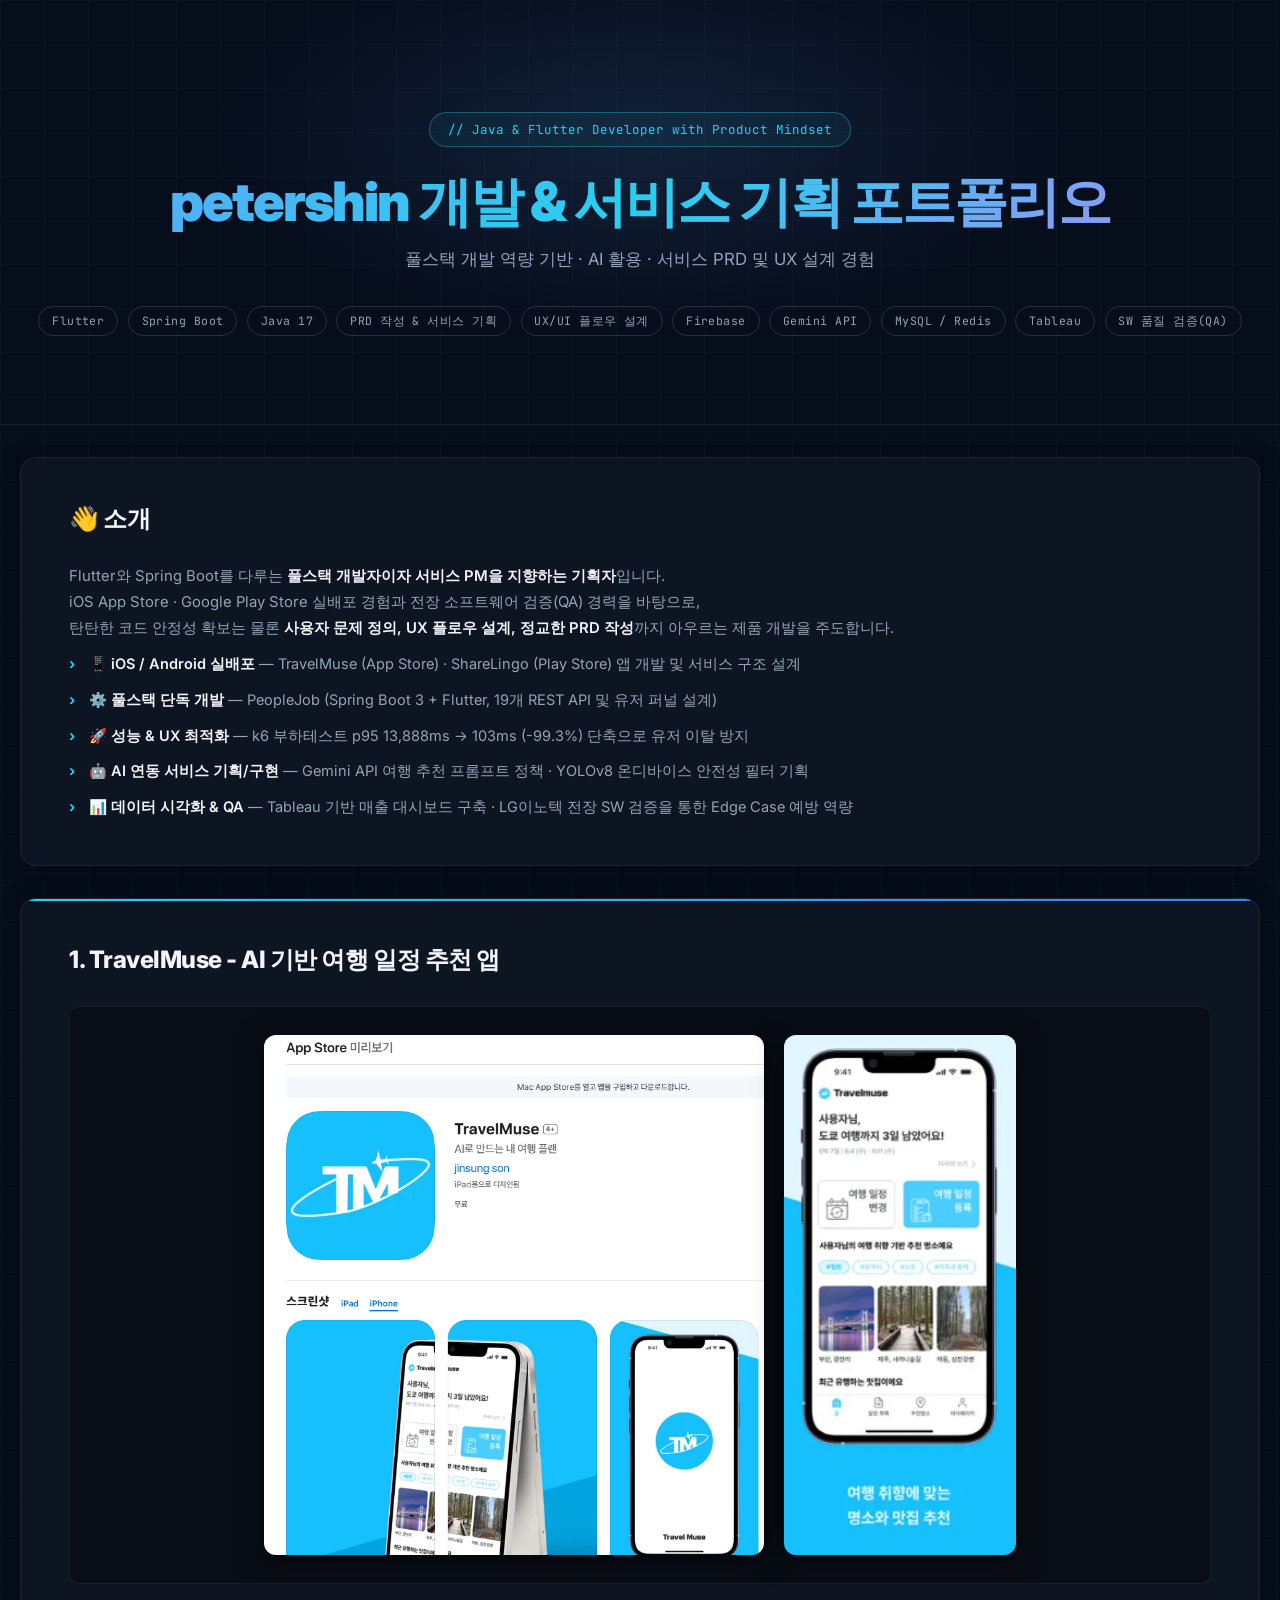
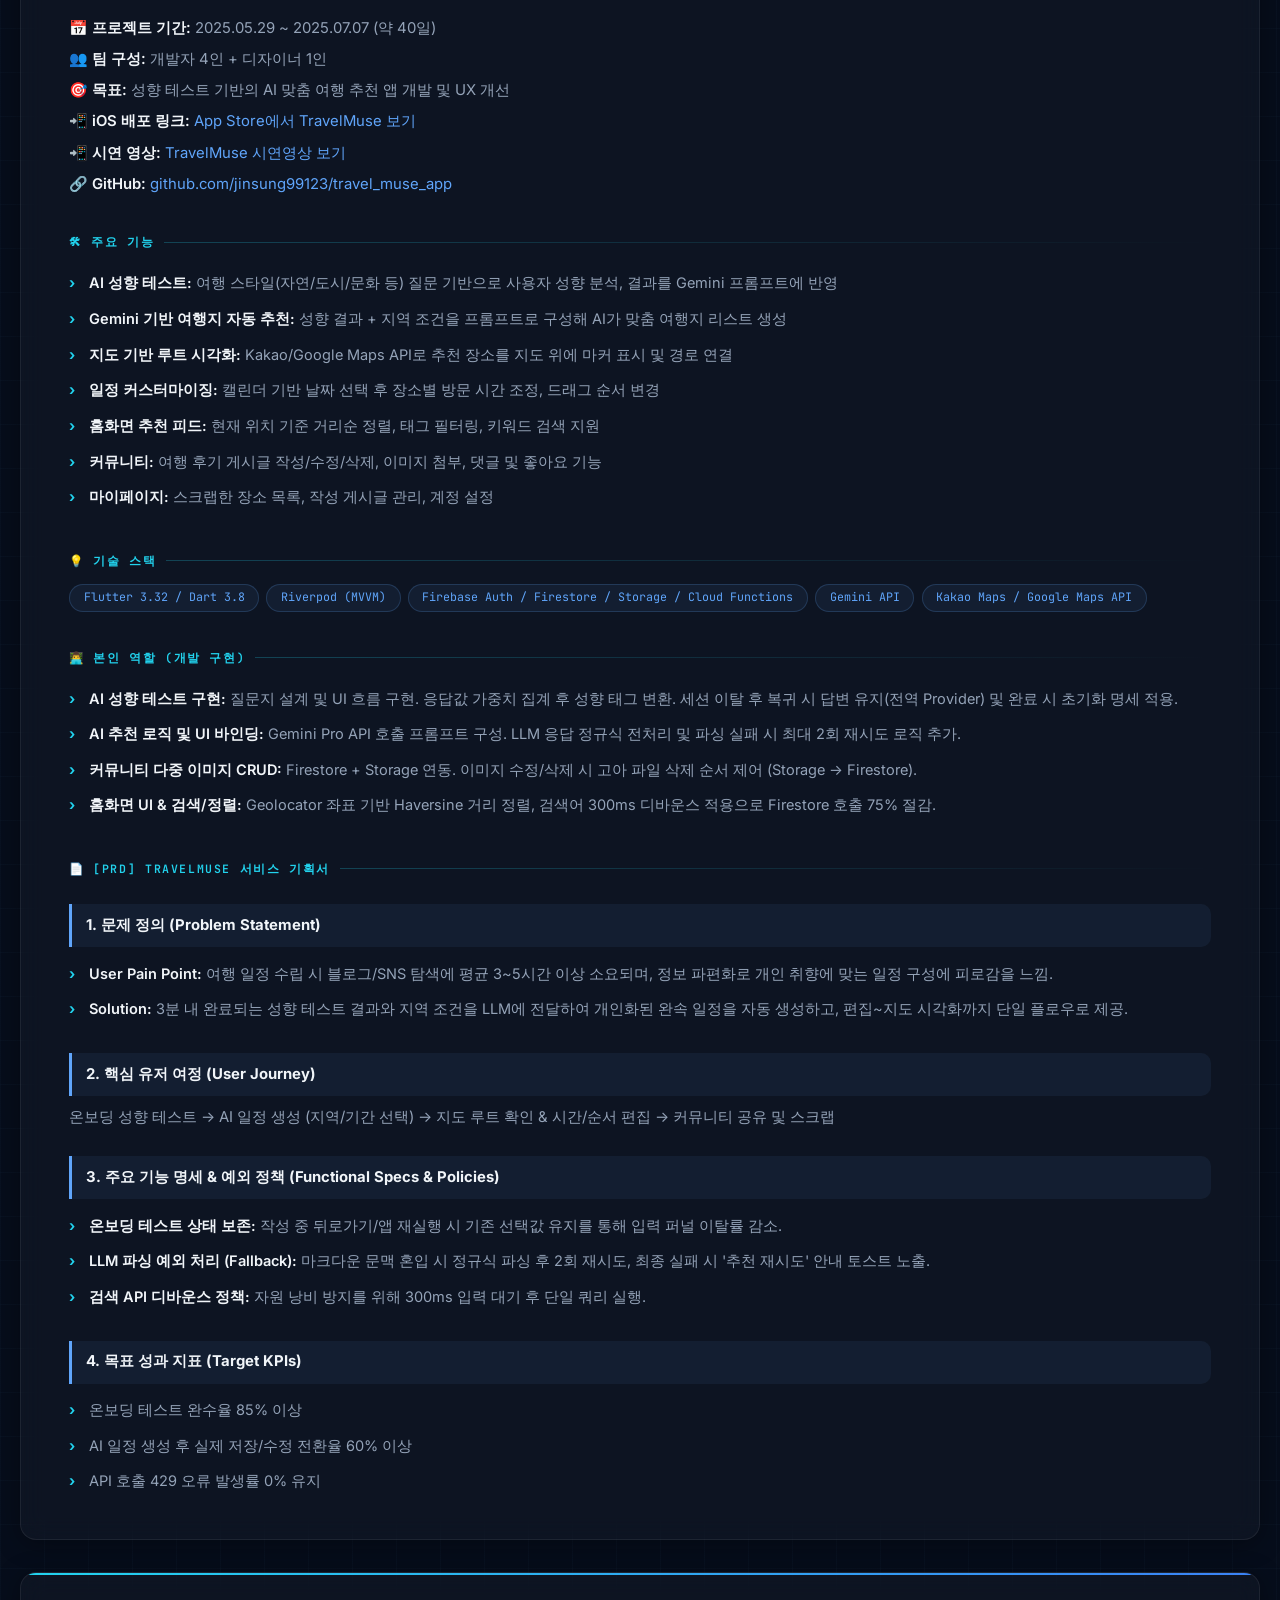
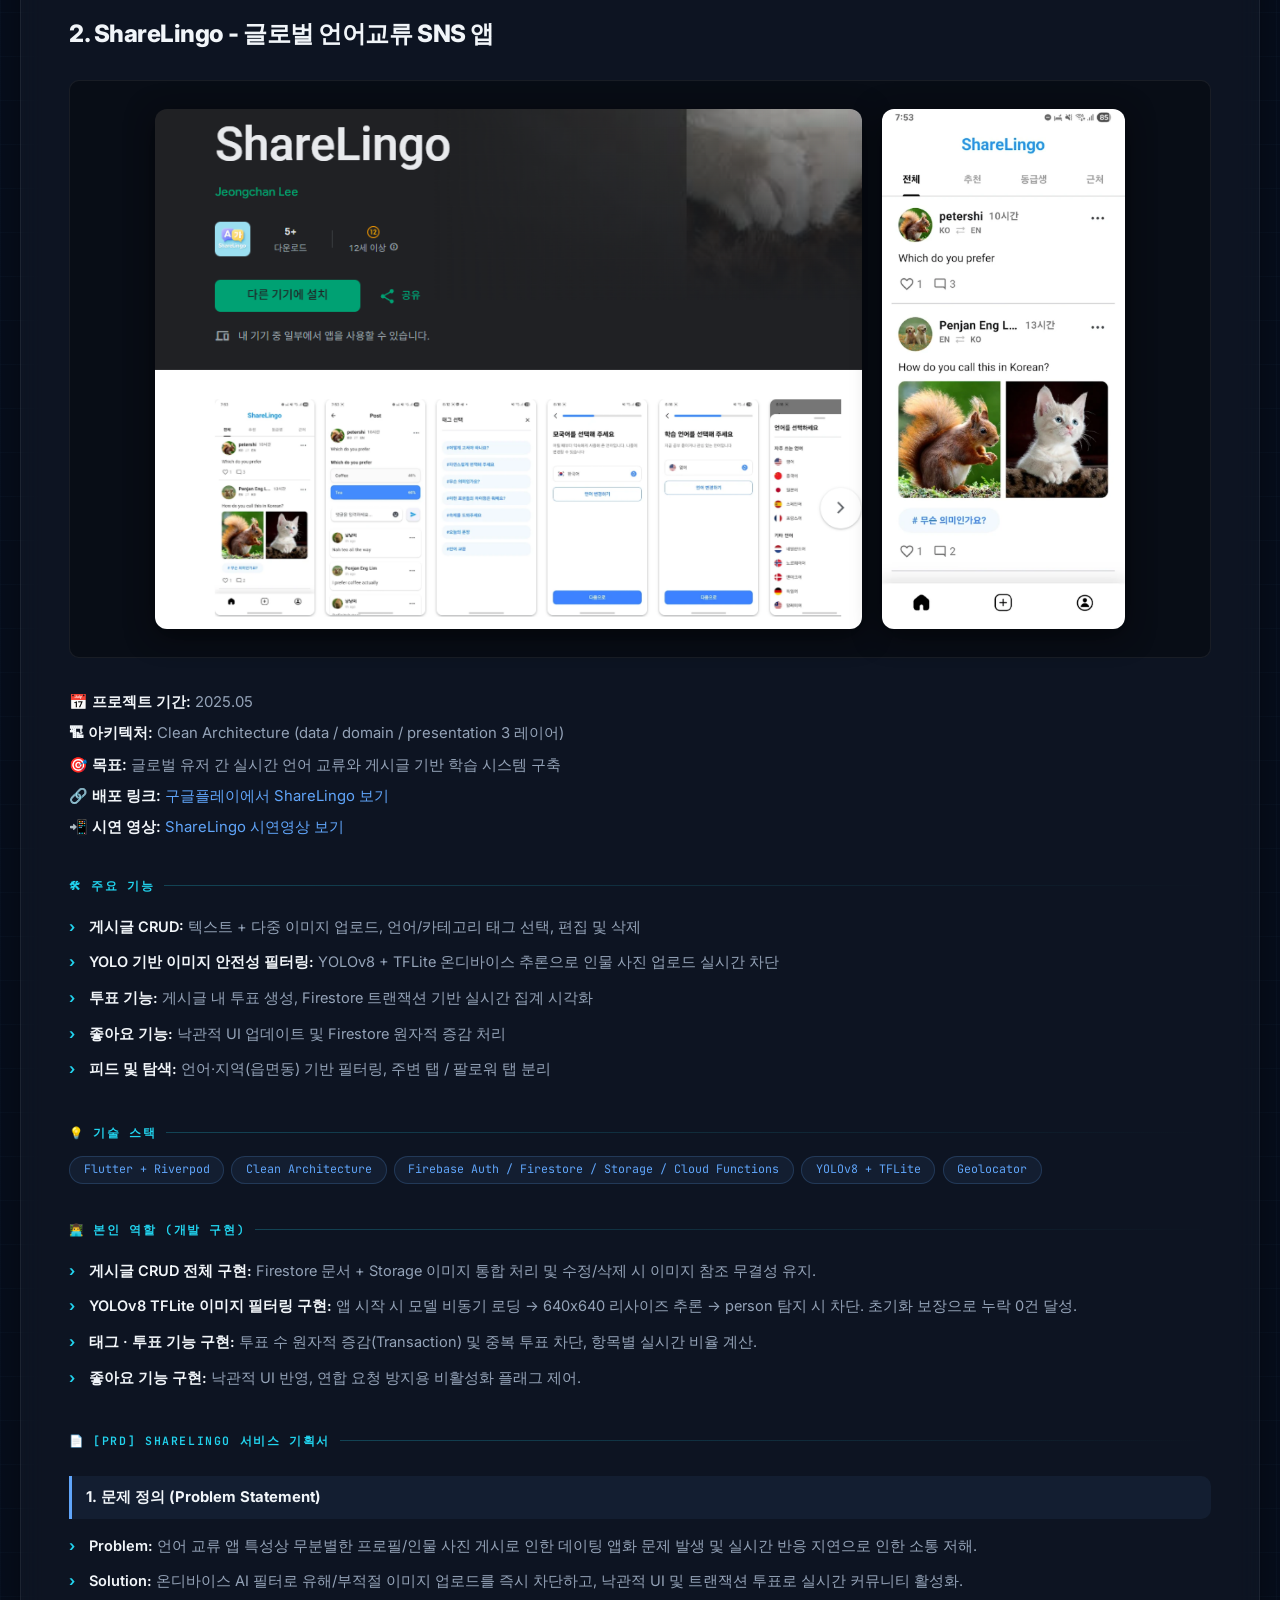
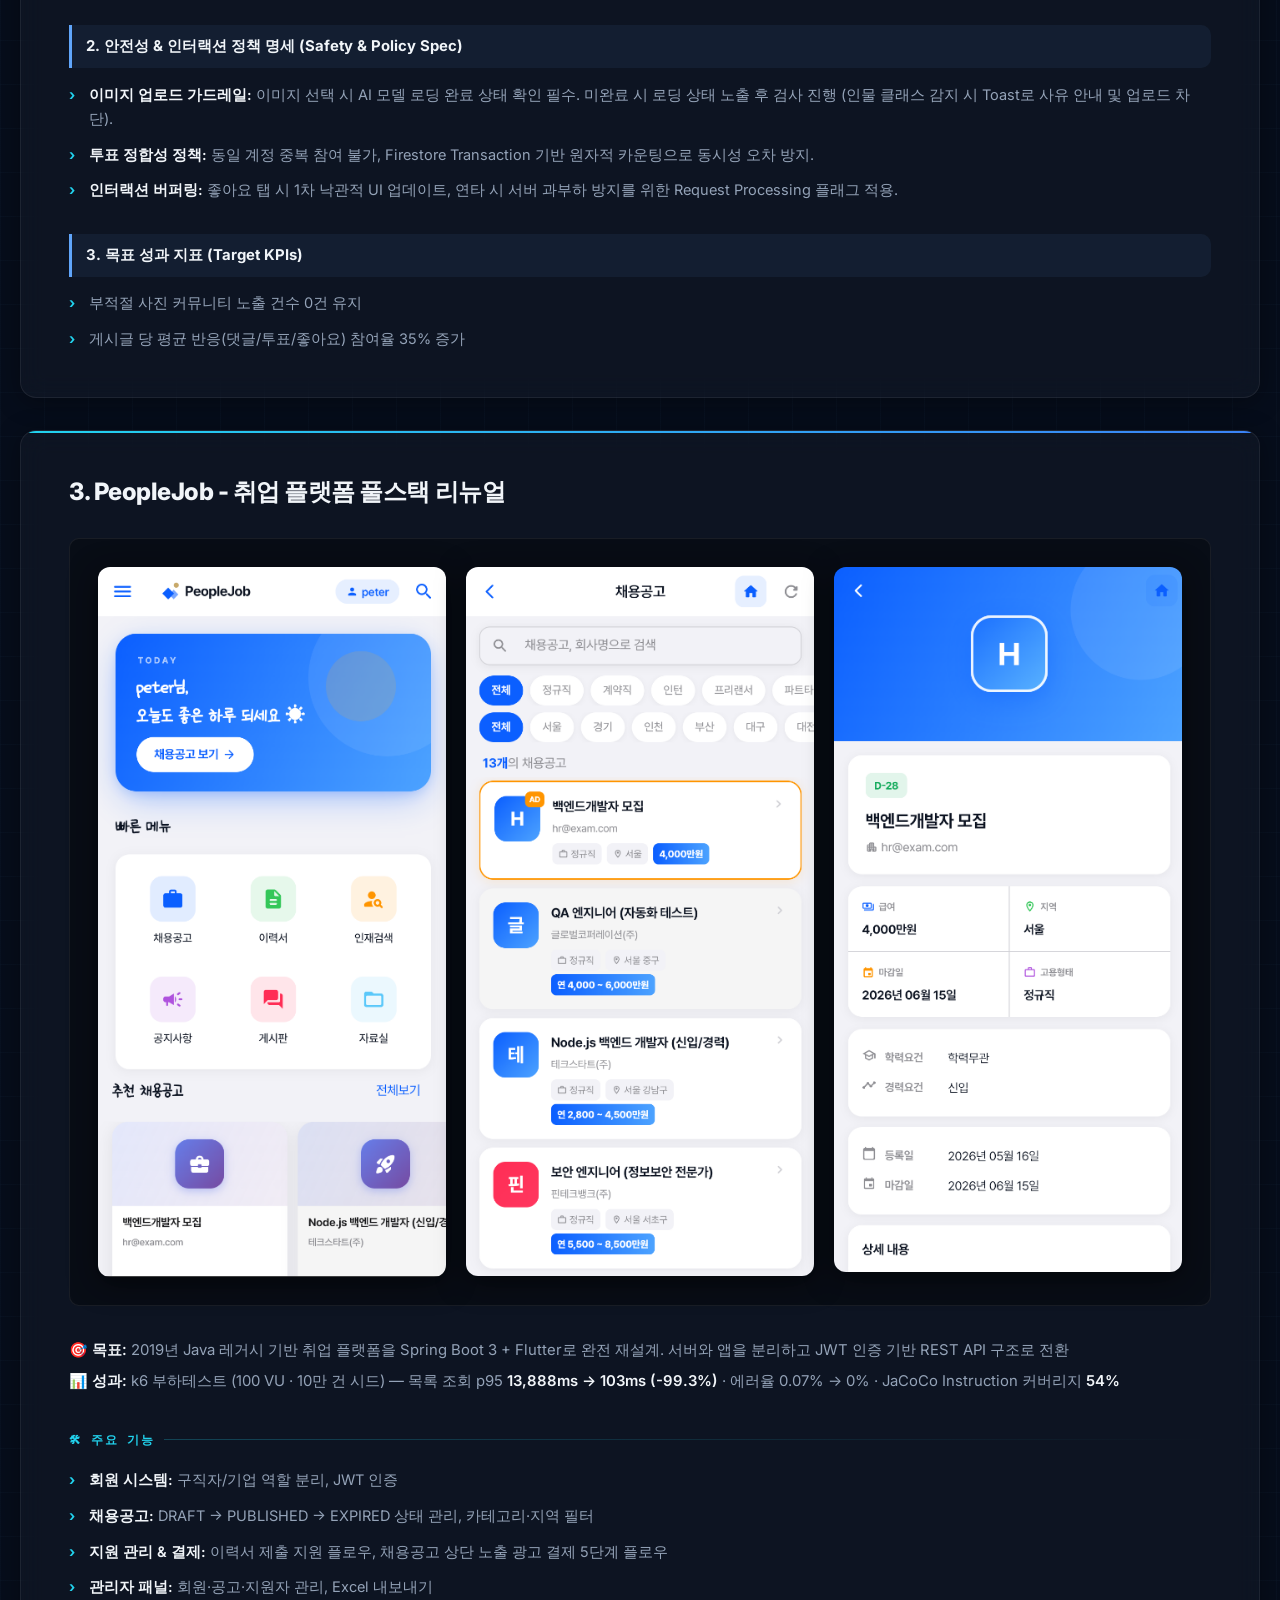
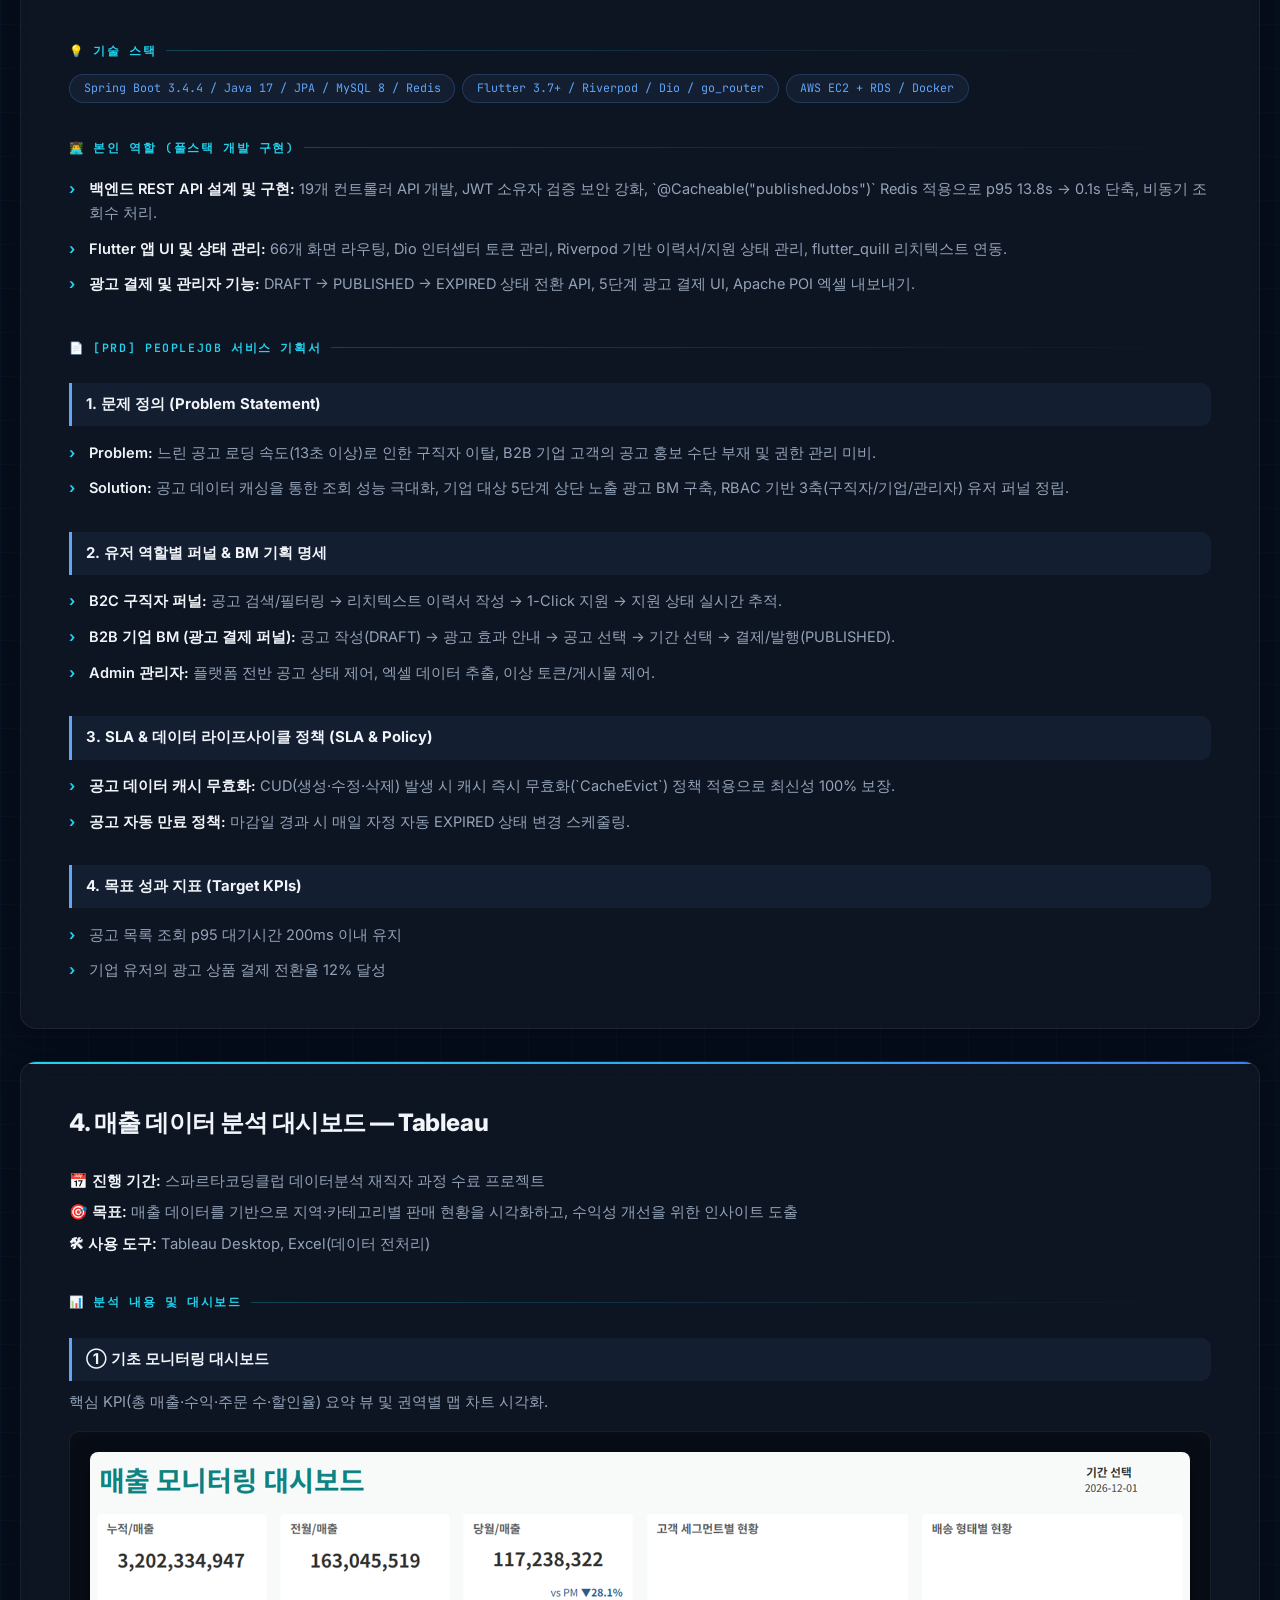
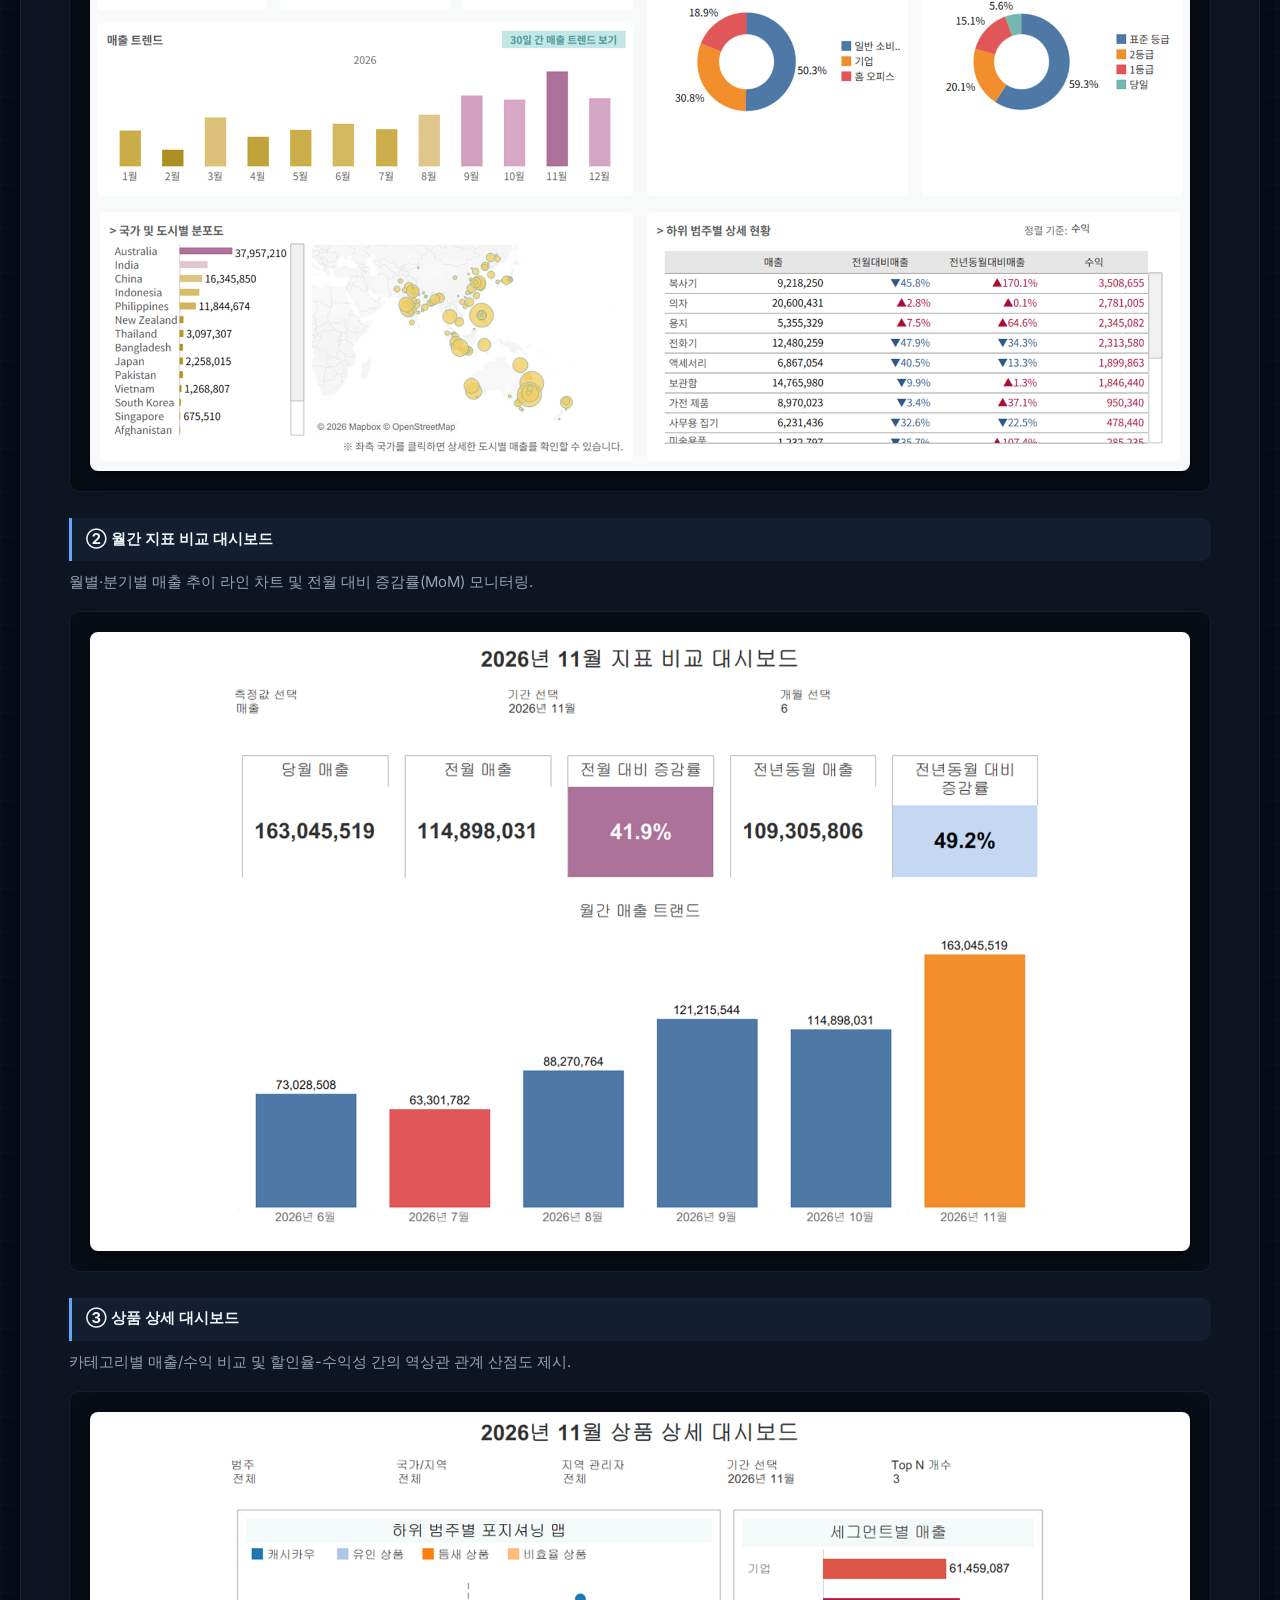
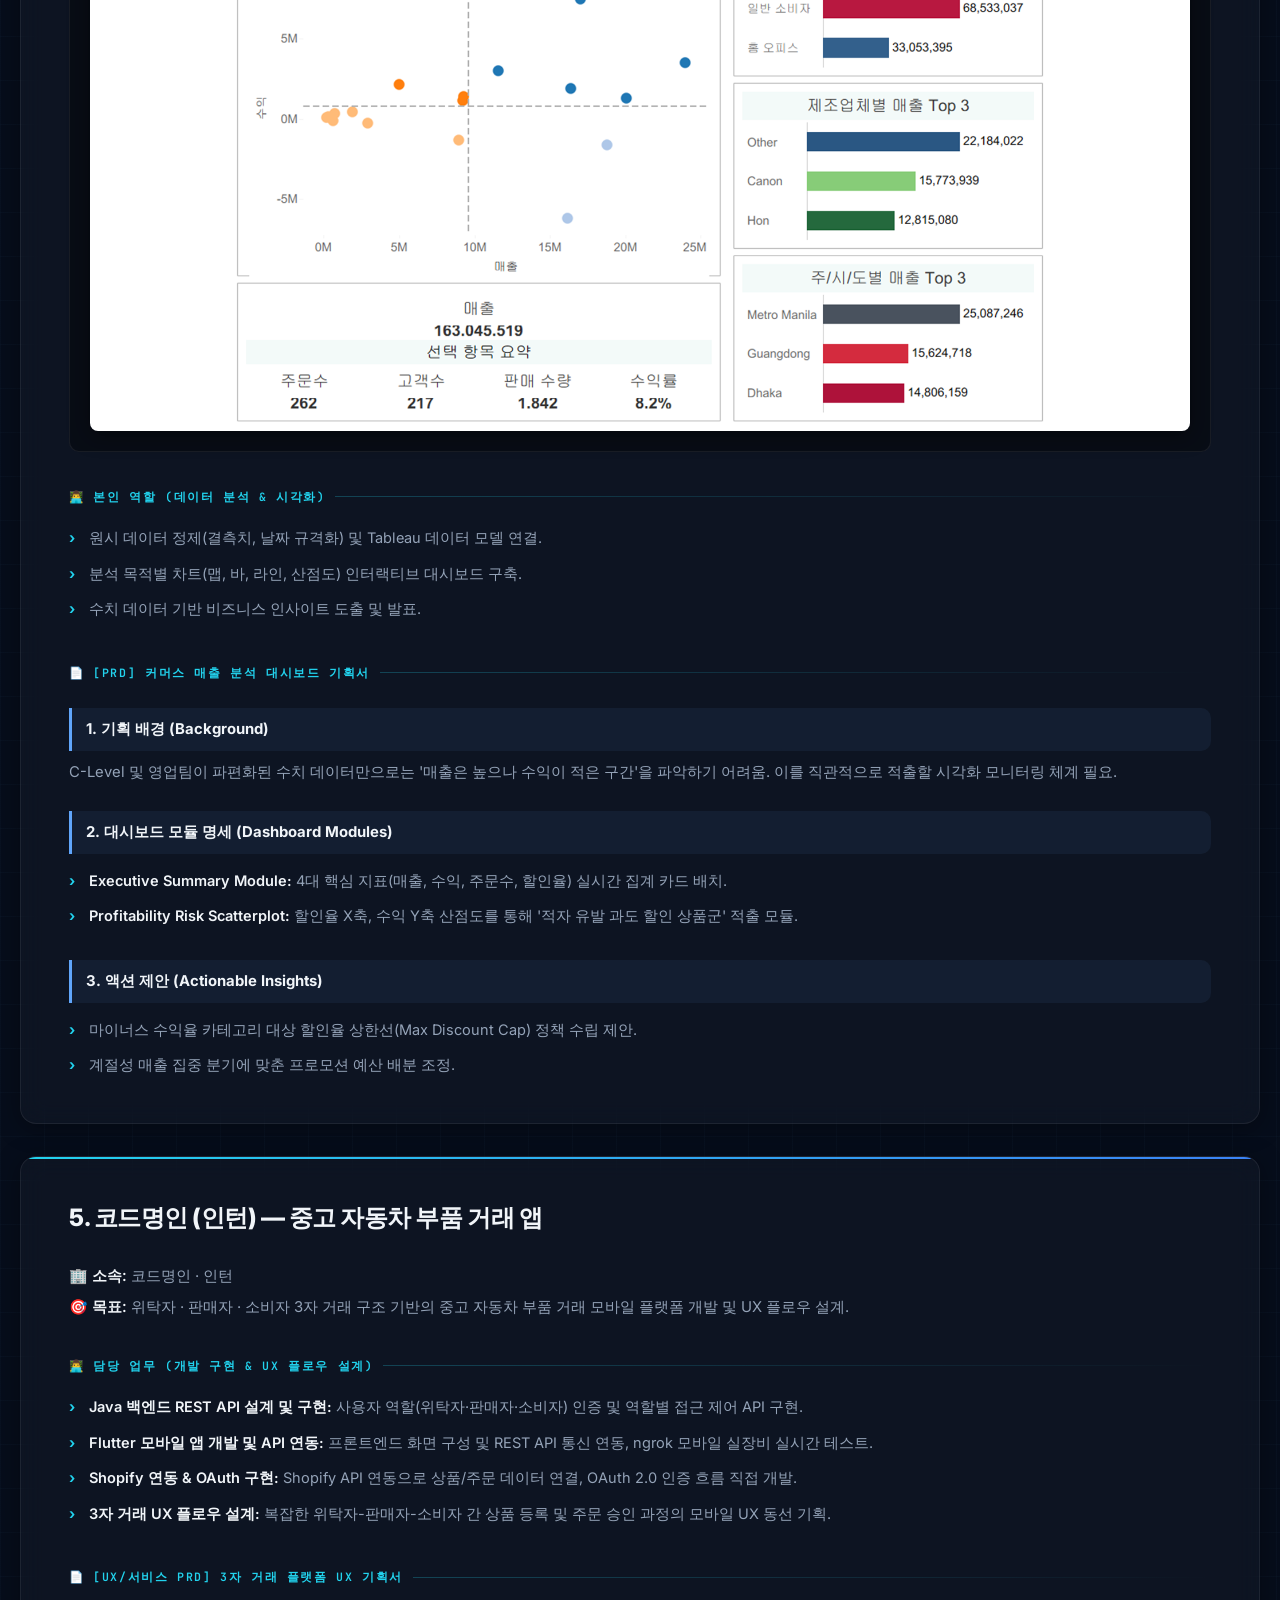
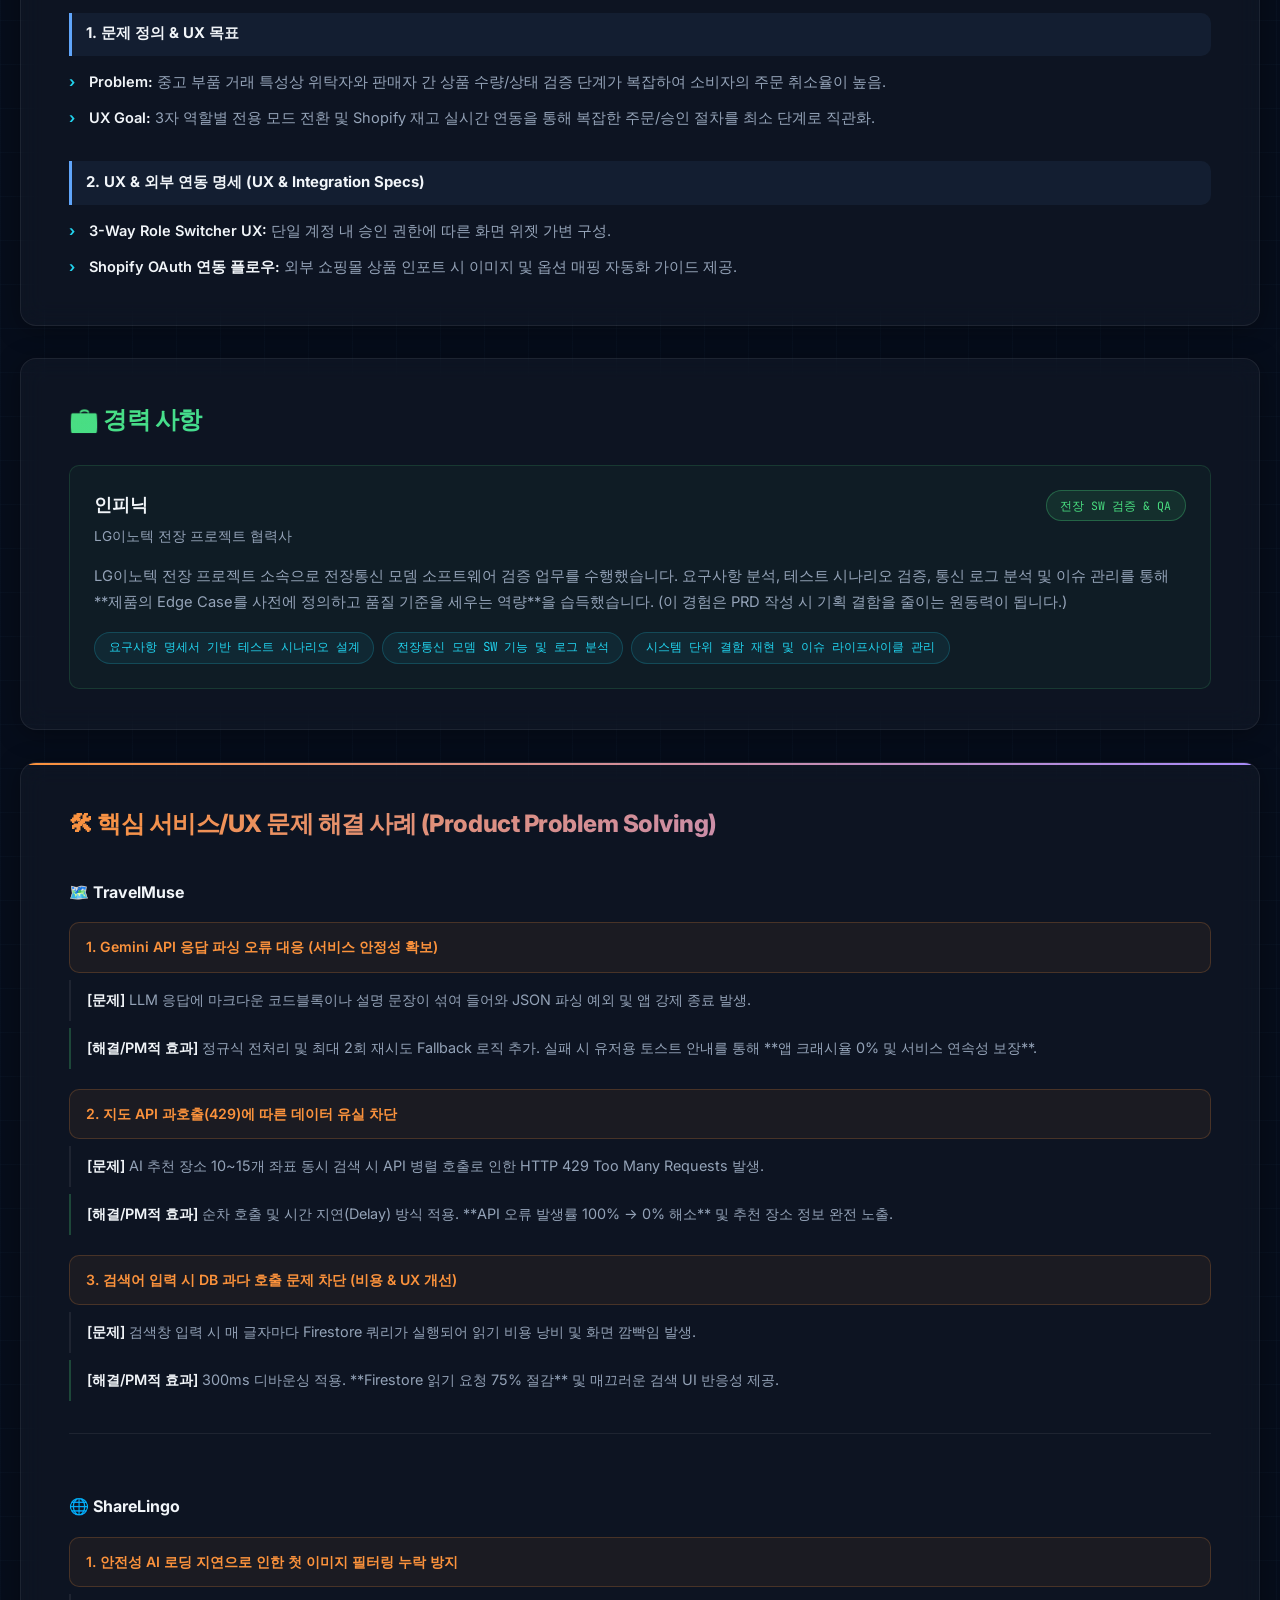
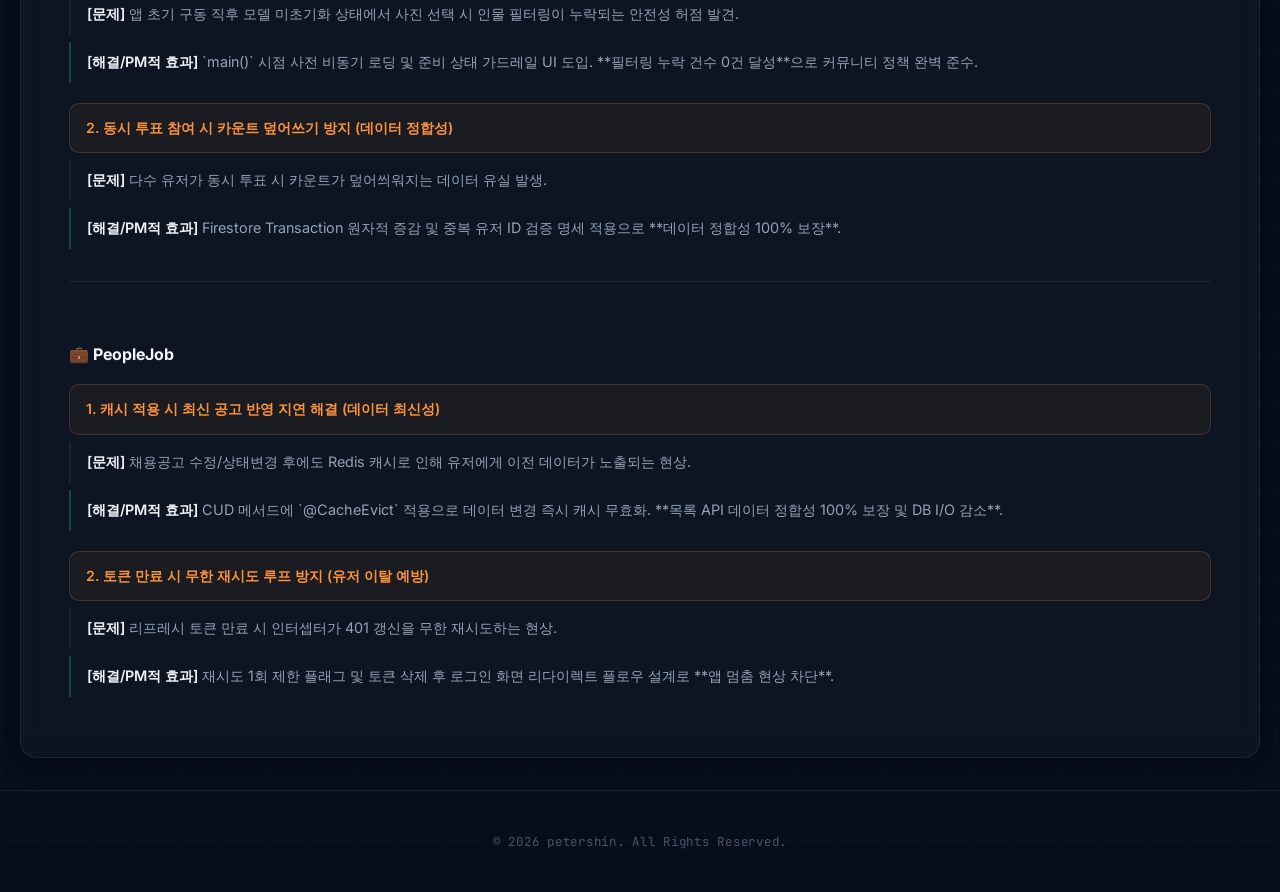
<file: index2.html>
<!DOCTYPE html>
<html lang="ko">
<head>
  <meta charset="UTF-8" />
  <meta name="viewport" content="width=device-width, initial-scale=1.0" />
  <title>petershin 포트폴리오</title>
  <link rel="stylesheet" href="style.css" />
</head>
<body>
  <header>
    <p class="header-tag">// Java &amp; Flutter Developer with Product Mindset</p>
    <h1>petershin 개발 &amp; 서비스 기획 포트폴리오</h1>
    <p>풀스택 개발 역량 기반 · AI 활용 · 서비스 PRD 및 UX 설계 경험</p>
    <div class="header-stack">
      <span>Flutter</span>
      <span>Spring Boot</span>
      <span>Java 17</span>
      <span>PRD 작성 &amp; 서비스 기획</span>
      <span>UX/UI 플로우 설계</span>
      <span>Firebase</span>
      <span>Gemini API</span>
      <span>MySQL / Redis</span>
      <span>Tableau</span>
      <span>SW 품질 검증(QA)</span>
    </div>
  </header>

  <section class="about">
    <h2>👋 소개</h2>
    <p>
      Flutter와 Spring Boot를 다루는 <strong>풀스택 개발자이자 서비스 PM을 지향하는 기획자</strong>입니다.<br>
      iOS App Store · Google Play Store 실배포 경험과 전장 소프트웨어 검증(QA) 경력을 바탕으로,<br>
      탄탄한 코드 안정성 확보는 물론 <strong>사용자 문제 정의, UX 플로우 설계, 정교한 PRD 작성</strong>까지 아우르는 제품 개발을 주도합니다.
    </p>
    <ul class="about-highlights">
      <li>📱 <strong>iOS / Android 실배포</strong> — TravelMuse (App Store) · ShareLingo (Play Store) 앱 개발 및 서비스 구조 설계</li>
      <li>⚙️ <strong>풀스택 단독 개발</strong> — PeopleJob (Spring Boot 3 + Flutter, 19개 REST API 및 유저 퍼널 설계)</li>
      <li>🚀 <strong>성능 &amp; UX 최적화</strong> — k6 부하테스트 p95 13,888ms → 103ms (-99.3%) 단축으로 유저 이탈 방지</li>
      <li>🤖 <strong>AI 연동 서비스 기획/구현</strong> — Gemini API 여행 추천 프롬프트 정책 · YOLOv8 온디바이스 안전성 필터 기획</li>
      <li>📊 <strong>데이터 시각화 &amp; QA</strong> — Tableau 기반 매출 대시보드 구축 · LG이노텍 전장 SW 검증을 통한 Edge Case 예방 역량</li>
    </ul>
  </section>


  <section class="project">
    <h2>1. TravelMuse - AI 기반 여행 일정 추천 앱</h2>
    <div class="screenshots">
      <img src="img/travelmuse_1.png" alt="TravelMuse 스크린샷 1" />
      <img src="img/travelmuse_2.png" alt="TravelMuse 스크린샷 2" />
    </div>
    <p><strong>📅 프로젝트 기간:</strong> 2025.05.29 ~ 2025.07.07 (약 40일)</p>
    <p><strong>👥 팀 구성:</strong> 개발자 4인 + 디자이너 1인</p>
    <p><strong>🎯 목표:</strong> 성향 테스트 기반의 AI 맞춤 여행 추천 앱 개발 및 UX 개선</p>
    <p><strong>📲 iOS 배포 링크:</strong>
      <a href="https://apps.apple.com/kr/app/travelmuse/id6747365666" target="_blank">App Store에서 TravelMuse 보기</a>
    </p>
    <p><strong>📲 시연 영상:</strong>
         <a href="https://www.youtube.com/watch?v=cF9phpprny0" target="_blank">TravelMuse 시연영상 보기</a>
    </p>
    
    <p><strong>🔗 GitHub:</strong>
      <a href="https://github.com/jinsung99123/travel_muse_app" target="_blank">github.com/jinsung99123/travel_muse_app</a>
    </p>

    <h3>🛠 주요 기능</h3>
    <ul>
      <li><strong>AI 성향 테스트:</strong> 여행 스타일(자연/도시/문화 등) 질문 기반으로 사용자 성향 분석, 결과를 Gemini 프롬프트에 반영</li>
      <li><strong>Gemini 기반 여행지 자동 추천:</strong> 성향 결과 + 지역 조건을 프롬프트로 구성해 AI가 맞춤 여행지 리스트 생성</li>
      <li><strong>지도 기반 루트 시각화:</strong> Kakao/Google Maps API로 추천 장소를 지도 위에 마커 표시 및 경로 연결</li>
      <li><strong>일정 커스터마이징:</strong> 캘린더 기반 날짜 선택 후 장소별 방문 시간 조정, 드래그 순서 변경</li>
      <li><strong>홈화면 추천 피드:</strong> 현재 위치 기준 거리순 정렬, 태그 필터링, 키워드 검색 지원</li>
      <li><strong>커뮤니티:</strong> 여행 후기 게시글 작성/수정/삭제, 이미지 첨부, 댓글 및 좋아요 기능</li>
      <li><strong>마이페이지:</strong> 스크랩한 장소 목록, 작성 게시글 관리, 계정 설정</li>
    </ul>

    <h3>💡 기술 스택</h3>
    <ul class="tech-list">
      <li>Flutter 3.32 / Dart 3.8</li>
      <li>Riverpod (MVVM)</li>
      <li>Firebase Auth / Firestore / Storage / Cloud Functions</li>
      <li>Gemini API</li>
      <li>Kakao Maps / Google Maps API</li>
    </ul>

    <h3>👨‍💻 본인 역할 (개발 구현)</h3>
    <ul>
      <li>
        <strong>AI 성향 테스트 구현:</strong> 질문지 설계 및 UI 흐름 구현. 응답값 가중치 집계 후 성향 태그 변환. 세션 이탈 후 복귀 시 답변 유지(전역 Provider) 및 완료 시 초기화 명세 적용.
      </li>
      <li>
        <strong>AI 추천 로직 및 UI 바인딩:</strong> Gemini Pro API 호출 프롬프트 구성. LLM 응답 정규식 전처리 및 파싱 실패 시 최대 2회 재시도 로직 추가.
      </li>
      <li>
        <strong>커뮤니티 다중 이미지 CRUD:</strong> Firestore + Storage 연동. 이미지 수정/삭제 시 고아 파일 삭제 순서 제어 (Storage → Firestore).
      </li>
      <li>
        <strong>홈화면 UI &amp; 검색/정렬:</strong> Geolocator 좌표 기반 Haversine 거리 정렬, 검색어 300ms 디바운스 적용으로 Firestore 호출 75% 절감.
      </li>
    </ul>


    <div class="prd-block">
      <h3>📄 [PRD] TravelMuse 서비스 기획서</h3>
      
      <h4>1. 문제 정의 (Problem Statement)</h4>
      <ul>
        <li><strong>User Pain Point:</strong> 여행 일정 수립 시 블로그/SNS 탐색에 평균 3~5시간 이상 소요되며, 정보 파편화로 개인 취향에 맞는 일정 구성에 피로감을 느낌.</li>
        <li><strong>Solution:</strong> 3분 내 완료되는 성향 테스트 결과와 지역 조건을 LLM에 전달하여 개인화된 완속 일정을 자동 생성하고, 편집~지도 시각화까지 단일 플로우로 제공.</li>
      </ul>

      <h4>2. 핵심 유저 여정 (User Journey)</h4>
      <p>온보딩 성향 테스트 → AI 일정 생성 (지역/기간 선택) → 지도 루트 확인 &amp; 시간/순서 편집 → 커뮤니티 공유 및 스크랩</p>

      <h4>3. 주요 기능 명세 &amp; 예외 정책 (Functional Specs &amp; Policies)</h4>
      <ul>
        <li><strong>온보딩 테스트 상태 보존:</strong> 작성 중 뒤로가기/앱 재실행 시 기존 선택값 유지를 통해 입력 퍼널 이탈률 감소.</li>
        <li><strong>LLM 파싱 예외 처리 (Fallback):</strong> 마크다운 문맥 혼입 시 정규식 파싱 후 2회 재시도, 최종 실패 시 '추천 재시도' 안내 토스트 노출.</li>
        <li><strong>검색 API 디바운스 정책:</strong> 자원 낭비 방지를 위해 300ms 입력 대기 후 단일 쿼리 실행.</li>
      </ul>

      <h4>4. 목표 성과 지표 (Target KPIs)</h4>
      <ul>
        <li>온보딩 테스트 완수율 85% 이상</li>
        <li>AI 일정 생성 후 실제 저장/수정 전환율 60% 이상</li>
        <li>API 호출 429 오류 발생률 0% 유지</li>
      </ul>
    </div>
  </section>

 
  <section class="project">
    <h2>2. ShareLingo - 글로벌 언어교류 SNS 앱</h2>
    <div class="screenshots">
      <img src="img/sharelingo_1.png" alt="ShareLingo 스크린샷 1" />
      <img src="img/sharelingo_2.png" alt="ShareLingo 스크린샷 2" />
    </div>
    <p><strong>📅 프로젝트 기간:</strong> 2025.05</p>
    <p><strong>🏗 아키텍처:</strong> Clean Architecture (data / domain / presentation 3 레이어)</p>
    <p><strong>🎯 목표:</strong> 글로벌 유저 간 실시간 언어 교류와 게시글 기반 학습 시스템 구축</p>
    <p><strong>🔗 배포 링크:</strong>
      <a href="https://play.google.com/store/apps/details?id=com.zerotoone.sharelingo&amp;pcampaignid=web_share" target="_blank">구글플레이에서 ShareLingo 보기</a>
    </p>
    <p><strong>📲 시연 영상:</strong>
         <a href="https://vimeo.com/1087570529/2f6842a175?ts=0&share=copy" target="_blank">ShareLingo 시연영상 보기</a>
    </p>
    </p>
    <h3>🛠 주요 기능</h3>
    <ul>
      <li><strong>게시글 CRUD:</strong> 텍스트 + 다중 이미지 업로드, 언어/카테고리 태그 선택, 편집 및 삭제</li>
      <li><strong>YOLO 기반 이미지 안전성 필터링:</strong> YOLOv8 + TFLite 온디바이스 추론으로 인물 사진 업로드 실시간 차단</li>
      <li><strong>투표 기능:</strong> 게시글 내 투표 생성, Firestore 트랜잭션 기반 실시간 집계 시각화</li>
      <li><strong>좋아요 기능:</strong> 낙관적 UI 업데이트 및 Firestore 원자적 증감 처리</li>
      <li><strong>피드 및 탐색:</strong> 언어·지역(읍면동) 기반 필터링, 주변 탭 / 팔로워 탭 분리</li>
    </ul>

    <h3>💡 기술 스택</h3>
    <ul class="tech-list">
      <li>Flutter + Riverpod</li>
      <li>Clean Architecture</li>
      <li>Firebase Auth / Firestore / Storage / Cloud Functions</li>
      <li>YOLOv8 + TFLite</li>
      <li>Geolocator</li>
    </ul>

    <h3>👨‍💻 본인 역할 (개발 구현)</h3>
    <ul>
      <li><strong>게시글 CRUD 전체 구현:</strong> Firestore 문서 + Storage 이미지 통합 처리 및 수정/삭제 시 이미지 참조 무결성 유지.</li>
      <li><strong>YOLOv8 TFLite 이미지 필터링 구현:</strong> 앱 시작 시 모델 비동기 로딩 → 640x640 리사이즈 추론 → person 탐지 시 차단. 초기화 보장으로 누락 0건 달성.</li>
      <li><strong>태그 · 투표 기능 구현:</strong> 투표 수 원자적 증감(Transaction) 및 중복 투표 차단, 항목별 실시간 비율 계산.</li>
      <li><strong>좋아요 기능 구현:</strong> 낙관적 UI 반영, 연합 요청 방지용 비활성화 플래그 제어.</li>
    </ul>

    
    <div class="prd-block">
      <h3>📄 [PRD] ShareLingo 서비스 기획서</h3>
      
      <h4>1. 문제 정의 (Problem Statement)</h4>
      <ul>
        <li><strong>Problem:</strong> 언어 교류 앱 특성상 무분별한 프로필/인물 사진 게시로 인한 데이팅 앱화 문제 발생 및 실시간 반응 지연으로 인한 소통 저해.</li>
        <li><strong>Solution:</strong> 온디바이스 AI 필터로 유해/부적절 이미지 업로드를 즉시 차단하고, 낙관적 UI 및 트랜잭션 투표로 실시간 커뮤니티 활성화.</li>
      </ul>

      <h4>2. 안전성 &amp; 인터랙션 정책 명세 (Safety &amp; Policy Spec)</h4>
      <ul>
        <li><strong>이미지 업로드 가드레일:</strong> 이미지 선택 시 AI 모델 로딩 완료 상태 확인 필수. 미완료 시 로딩 상태 노출 후 검사 진행 (인물 클래스 감지 시 Toast로 사유 안내 및 업로드 차단).</li>
        <li><strong>투표 정합성 정책:</strong> 동일 계정 중복 참여 불가, Firestore Transaction 기반 원자적 카운팅으로 동시성 오차 방지.</li>
        <li><strong>인터랙션 버퍼링:</strong> 좋아요 탭 시 1차 낙관적 UI 업데이트, 연타 시 서버 과부하 방지를 위한 Request Processing 플래그 적용.</li>
      </ul>

      <h4>3. 목표 성과 지표 (Target KPIs)</h4>
      <ul>
        <li>부적절 사진 커뮤니티 노출 건수 0건 유지</li>
        <li>게시글 당 평균 반응(댓글/투표/좋아요) 참여율 35% 증가</li>
      </ul>
    </div>
  </section>

  <!-- ==================== PROJECT 3 ==================== -->
  <section class="project">
    <h2>3. PeopleJob - 취업 플랫폼 풀스택 리뉴얼</h2>
    <div class="screenshots web-app">
      <img src="img/home.png" alt="PeopleJob 홈화면" />
      <img src="img/joblist.png" alt="PeopleJob 채용공고 목록" />
      <img src="img/jobdetail.png" alt="PeopleJob 채용공고 상세" />
    </div>
    <p><strong>🎯 목표:</strong> 2019년 Java 레거시 기반 취업 플랫폼을 Spring Boot 3 + Flutter로 완전 재설계. 서버와 앱을 분리하고 JWT 인증 기반 REST API 구조로 전환</p>
    <p><strong>📊 성과:</strong> k6 부하테스트 (100 VU · 10만 건 시드) — 목록 조회 p95 <strong>13,888ms → 103ms (-99.3%)</strong> · 에러율 0.07% → 0% · JaCoCo Instruction 커버리지 <strong>54%</strong></p>

    <h3>🛠 주요 기능</h3>
    <ul>
      <li><strong>회원 시스템:</strong> 구직자/기업 역할 분리, JWT 인증</li>
      <li><strong>채용공고:</strong> DRAFT → PUBLISHED → EXPIRED 상태 관리, 카테고리·지역 필터</li>
      <li><strong>지원 관리 &amp; 결제:</strong> 이력서 제출 지원 플로우, 채용공고 상단 노출 광고 결제 5단계 플로우</li>
      <li><strong>관리자 패널:</strong> 회원·공고·지원자 관리, Excel 내보내기</li>
    </ul>

    <h3>💡 기술 스택</h3>
    <ul class="tech-list">
      <li>Spring Boot 3.4.4 / Java 17 / JPA / MySQL 8 / Redis</li>
      <li>Flutter 3.7+ / Riverpod / Dio / go_router</li>
      <li>AWS EC2 + RDS / Docker</li>
    </ul>

    <h3>👨‍💻 본인 역할 (풀스택 개발 구현)</h3>
    <ul>
      <li>
        <strong>백엔드 REST API 설계 및 구현:</strong> 19개 컨트롤러 API 개발, JWT 소유자 검증 보안 강화, `@Cacheable("publishedJobs")` Redis 적용으로 p95 13.8s → 0.1s 단축, 비동기 조회수 처리.
      </li>
      <li>
        <strong>Flutter 앱 UI 및 상태 관리:</strong> 66개 화면 라우팅, Dio 인터셉터 토큰 관리, Riverpod 기반 이력서/지원 상태 관리, flutter_quill 리치텍스트 연동.
      </li>
      <li>
        <strong>광고 결제 및 관리자 기능:</strong> DRAFT → PUBLISHED → EXPIRED 상태 전환 API, 5단계 광고 결제 UI, Apache POI 엑셀 내보내기.
      </li>
    </ul>

   
    <div class="prd-block">
      <h3>📄 [PRD] PeopleJob 서비스 기획서</h3>
      
      <h4>1. 문제 정의 (Problem Statement)</h4>
      <ul>
        <li><strong>Problem:</strong> 느린 공고 로딩 속도(13초 이상)로 인한 구직자 이탈, B2B 기업 고객의 공고 홍보 수단 부재 및 권한 관리 미비.</li>
        <li><strong>Solution:</strong> 공고 데이터 캐싱을 통한 조회 성능 극대화, 기업 대상 5단계 상단 노출 광고 BM 구축, RBAC 기반 3축(구직자/기업/관리자) 유저 퍼널 정립.</li>
      </ul>

      <h4>2. 유저 역할별 퍼널 &amp; BM 기획 명세</h4>
      <ul>
        <li><strong>B2C 구직자 퍼널:</strong> 공고 검색/필터링 → 리치텍스트 이력서 작성 → 1-Click 지원 → 지원 상태 실시간 추적.</li>
        <li><strong>B2B 기업 BM (광고 결제 퍼널):</strong> 공고 작성(DRAFT) → 광고 효과 안내 → 공고 선택 → 기간 선택 → 결제/발행(PUBLISHED).</li>
        <li><strong>Admin 관리자:</strong> 플랫폼 전반 공고 상태 제어, 엑셀 데이터 추출, 이상 토큰/게시물 제어.</li>
      </ul>

      <h4>3. SLA &amp; 데이터 라이프사이클 정책 (SLA &amp; Policy)</h4>
      <ul>
        <li><strong>공고 데이터 캐시 무효화:</strong> CUD(생성·수정·삭제) 발생 시 캐시 즉시 무효화(`CacheEvict`) 정책 적용으로 최신성 100% 보장.</li>
        <li><strong>공고 자동 만료 정책:</strong> 마감일 경과 시 매일 자정 자동 EXPIRED 상태 변경 스케줄링.</li>
      </ul>

      <h4>4. 목표 성과 지표 (Target KPIs)</h4>
      <ul>
        <li>공고 목록 조회 p95 대기시간 200ms 이내 유지</li>
        <li>기업 유저의 광고 상품 결제 전환율 12% 달성</li>
      </ul>
    </div>
  </section>

  <!-- ==================== PROJECT 4 ==================== -->
  <section class="project">
    <h2>4. 매출 데이터 분석 대시보드 — Tableau</h2>
    <p><strong>📅 진행 기간:</strong> 스파르타코딩클럽 데이터분석 재직자 과정 수료 프로젝트</p>
    <p><strong>🎯 목표:</strong> 매출 데이터를 기반으로 지역·카테고리별 판매 현황을 시각화하고, 수익성 개선을 위한 인사이트 도출</p>
    <p><strong>🛠 사용 도구:</strong> Tableau Desktop, Excel(데이터 전처리)</p>

    <h3>📊 분석 내용 및 대시보드</h3>
    <h4>① 기초 모니터링 대시보드</h4>
    <p>핵심 KPI(총 매출·수익·주문 수·할인율) 요약 뷰 및 권역별 맵 차트 시각화.</p>
    <div class="slides">
      <img src="img/slides/3._기초_모니터링_대시보드/slide_2.png" alt="기초 모니터링 대시보드" />
    </div>

    <h4>② 월간 지표 비교 대시보드</h4>
    <p>월별·분기별 매출 추이 라인 차트 및 전월 대비 증감률(MoM) 모니터링.</p>
    <div class="slides">
      <img src="img/slides/1._월간_지표_비교_대시보드/slide_2.png" alt="월간 지표 비교 대시보드" />
    </div>

    <h4>③ 상품 상세 대시보드</h4>
    <p>카테고리별 매출/수익 비교 및 할인율-수익성 간의 역상관 관계 산점도 제시.</p>
    <div class="slides">
      <img src="img/slides/2._상품_상세_대시보드/slide_2.png" alt="상품 상세 대시보드" />
    </div>

    <h3>👨‍💻 본인 역할 (데이터 분석 &amp; 시각화)</h3>
    <ul>
      <li>원시 데이터 정제(결측치, 날짜 규격화) 및 Tableau 데이터 모델 연결.</li>
      <li>분석 목적별 차트(맵, 바, 라인, 산점도) 인터랙티브 대시보드 구축.</li>
      <li>수치 데이터 기반 비즈니스 인사이트 도출 및 발표.</li>
    </ul>


    <div class="prd-block">
      <h3>📄 [PRD] 커머스 매출 분석 대시보드 기획서</h3>
      
      <h4>1. 기획 배경 (Background)</h4>
      <p>C-Level 및 영업팀이 파편화된 수치 데이터만으로는 '매출은 높으나 수익이 적은 구간'을 파악하기 어려움. 이를 직관적으로 적출할 시각화 모니터링 체계 필요.</p>

      <h4>2. 대시보드 모듈 명세 (Dashboard Modules)</h4>
      <ul>
        <li><strong>Executive Summary Module:</strong> 4대 핵심 지표(매출, 수익, 주문수, 할인율) 실시간 집계 카드 배치.</li>
        <li><strong>Profitability Risk Scatterplot:</strong> 할인율 X축, 수익 Y축 산점도를 통해 '적자 유발 과도 할인 상품군' 적출 모듈.</li>
      </ul>

      <h4>3. 액션 제안 (Actionable Insights)</h4>
      <ul>
        <li>마이너스 수익율 카테고리 대상 할인율 상한선(Max Discount Cap) 정책 수립 제안.</li>
        <li>계절성 매출 집중 분기에 맞춘 프로모션 예산 배분 조정.</li>
      </ul>
    </div>
  </section>

  <!-- ==================== PROJECT 5 ==================== -->
  <section class="project">
    <h2>5. 코드명인 (인턴) — 중고 자동차 부품 거래 앱</h2>
    <p><strong>🏢 소속:</strong> 코드명인 · 인턴</p>
    <p><strong>🎯 목표:</strong> 위탁자 · 판매자 · 소비자 3자 거래 구조 기반의 중고 자동차 부품 거래 모바일 플랫폼 개발 및 UX 플로우 설계.</p>

    <h3>👨‍💻 담당 업무 (개발 구현 &amp; UX 플로우 설계)</h3>
    <ul>
      <li>
        <strong>Java 백엔드 REST API 설계 및 구현:</strong> 사용자 역할(위탁자·판매자·소비자) 인증 및 역할별 접근 제어 API 구현.
      </li>
      <li>
        <strong>Flutter 모바일 앱 개발 및 API 연동:</strong> 프론트엔드 화면 구성 및 REST API 통신 연동, ngrok 모바일 실장비 실시간 테스트.
      </li>
      <li>
        <strong>Shopify 연동 &amp; OAuth 구현:</strong> Shopify API 연동으로 상품/주문 데이터 연결, OAuth 2.0 인증 흐름 직접 개발.
      </li>
      <li>
        <strong>3자 거래 UX 플로우 설계:</strong> 복잡한 위탁자-판매자-소비자 간 상품 등록 및 주문 승인 과정의 모바일 UX 동선 기획.
      </li>
    </ul>

    
    <div class="prd-block">
      <h3>📄 [UX/서비스 PRD] 3자 거래 플랫폼 UX 기획서</h3>
      
      <h4>1. 문제 정의 &amp; UX 목표</h4>
      <ul>
        <li><strong>Problem:</strong> 중고 부품 거래 특성상 위탁자와 판매자 간 상품 수량/상태 검증 단계가 복잡하여 소비자의 주문 취소율이 높음.</li>
        <li><strong>UX Goal:</strong> 3자 역할별 전용 모드 전환 및 Shopify 재고 실시간 연동을 통해 복잡한 주문/승인 절차를 최소 단계로 직관화.</li>
      </ul>

      <h4>2. UX &amp; 외부 연동 명세 (UX &amp; Integration Specs)</h4>
      <ul>
        <li><strong>3-Way Role Switcher UX:</strong> 단일 계정 내 승인 권한에 따른 화면 위젯 가변 구성.</li>
        <li><strong>Shopify OAuth 연동 플로우:</strong> 외부 쇼핑몰 상품 인포트 시 이미지 및 옵션 매핑 자동화 가이드 제공.</li>
      </ul>
    </div>
  </section>

  
  <section class="career">
    <h2>💼 경력 사항</h2>

    <div class="career-item">
      <div class="career-header">
        <div>
          <span class="career-company">인피닉</span>
          <span class="career-role">LG이노텍 전장 프로젝트 협력사</span>
        </div>
        <span class="career-tag">전장 SW 검증 &amp; QA</span>
      </div>
      <p class="career-desc">
        LG이노텍 전장 프로젝트 소속으로 전장통신 모뎀 소프트웨어 검증 업무를 수행했습니다.
        요구사항 분석, 테스트 시나리오 검증, 통신 로그 분석 및 이슈 관리를 통해 **제품의 Edge Case를 사전에 정의하고 품질 기준을 세우는 역량**을 습득했습니다. (이 경험은 PRD 작성 시 기획 결함을 줄이는 원동력이 됩니다.)
      </p>
      <ul class="career-skills">
        <li>요구사항 명세서 기반 테스트 시나리오 설계</li>
        <li>전장통신 모뎀 SW 기능 및 로그 분석</li>
        <li>시스템 단위 결함 재현 및 이슈 라이프사이클 관리</li>
      </ul>
    </div>
  </section>

 
  <section class="troubleshooting">
    <h2>🛠 핵심 서비스/UX 문제 해결 사례 (Product Problem Solving)</h2>

    <div class="ts-group">
      <h3 class="ts-project-title">🗺️ TravelMuse</h3>

      <div class="ts-item">
        <h4 class="ts-title">1. Gemini API 응답 파싱 오류 대응 (서비스 안정성 확보)</h4>
        <p><strong>[문제]</strong> LLM 응답에 마크다운 코드블록이나 설명 문장이 섞여 들어와 JSON 파싱 예외 및 앱 강제 종료 발생.</p>
        <p><strong>[해결/PM적 효과]</strong> 정규식 전처리 및 최대 2회 재시도 Fallback 로직 추가. 실패 시 유저용 토스트 안내를 통해 **앱 크래시율 0% 및 서비스 연속성 보장**.</p>
      </div>

      <div class="ts-item">
        <h4 class="ts-title">2. 지도 API 과호출(429)에 따른 데이터 유실 차단</h4>
        <p><strong>[문제]</strong> AI 추천 장소 10~15개 좌표 동시 검색 시 API 병렬 호출로 인한 HTTP 429 Too Many Requests 발생.</p>
        <p><strong>[해결/PM적 효과]</strong> 순차 호출 및 시간 지연(Delay) 방식 적용. **API 오류 발생률 100% → 0% 해소** 및 추천 장소 정보 완전 노출.</p>
      </div>

      <div class="ts-item">
        <h4 class="ts-title">3. 검색어 입력 시 DB 과다 호출 문제 차단 (비용 &amp; UX 개선)</h4>
        <p><strong>[문제]</strong> 검색창 입력 시 매 글자마다 Firestore 쿼리가 실행되어 읽기 비용 낭비 및 화면 깜빡임 발생.</p>
        <p><strong>[해결/PM적 효과]</strong> 300ms 디바운싱 적용. **Firestore 읽기 요청 75% 절감** 및 매끄러운 검색 UI 반응성 제공.</p>
      </div>
    </div>

    <div class="ts-group">
      <h3 class="ts-project-title">🌐 ShareLingo</h3>

      <div class="ts-item">
        <h4 class="ts-title">1. 안전성 AI 로딩 지연으로 인한 첫 이미지 필터링 누락 방지</h4>
        <p><strong>[문제]</strong> 앱 초기 구동 직후 모델 미초기화 상태에서 사진 선택 시 인물 필터링이 누락되는 안전성 허점 발견.</p>
        <p><strong>[해결/PM적 효과]</strong> `main()` 시점 사전 비동기 로딩 및 준비 상태 가드레일 UI 도입. **필터링 누락 건수 0건 달성**으로 커뮤니티 정책 완벽 준수.</p>
      </div>

      <div class="ts-item">
        <h4 class="ts-title">2. 동시 투표 참여 시 카운트 덮어쓰기 방지 (데이터 정합성)</h4>
        <p><strong>[문제]</strong> 다수 유저가 동시 투표 시 카운트가 덮어씌워지는 데이터 유실 발생.</p>
        <p><strong>[해결/PM적 효과]</strong> Firestore Transaction 원자적 증감 및 중복 유저 ID 검증 명세 적용으로 **데이터 정합성 100% 보장**.</p>
      </div>
    </div>

    <div class="ts-group">
      <h3 class="ts-project-title">💼 PeopleJob</h3>

      <div class="ts-item">
        <h4 class="ts-title">1. 캐시 적용 시 최신 공고 반영 지연 해결 (데이터 최신성)</h4>
        <p><strong>[문제]</strong> 채용공고 수정/상태변경 후에도 Redis 캐시로 인해 유저에게 이전 데이터가 노출되는 현상.</p>
        <p><strong>[해결/PM적 효과]</strong> CUD 메서드에 `@CacheEvict` 적용으로 데이터 변경 즉시 캐시 무효화. **목록 API 데이터 정합성 100% 보장 및 DB I/O 감소**.</p>
      </div>

      <div class="ts-item">
        <h4 class="ts-title">2. 토큰 만료 시 무한 재시도 루프 방지 (유저 이탈 예방)</h4>
        <p><strong>[문제]</strong> 리프레시 토큰 만료 시 인터셉터가 401 갱신을 무한 재시도하는 현상.</p>
        <p><strong>[해결/PM적 효과]</strong> 재시도 1회 제한 플래그 및 토큰 삭제 후 로그인 화면 리다이렉트 플로우 설계로 **앱 멈춤 현상 차단**.</p>
      </div>
    </div>
  </section>

  <footer>
    <p>© 2026 petershin. All Rights Reserved.</p>
  </footer>
</body>
</html>
</file>
<file: style.css>
@import url('https://fonts.googleapis.com/css2?family=Inter:wght@300;400;500;600;700;800;900&family=JetBrains+Mono:wght@400;500;600&display=swap');

/* ── Variables ── */
:root {
  --bg:          #060d1b;
  --bg-card:     rgba(255, 255, 255, 0.032);
  --border:      rgba(255, 255, 255, 0.07);
  --border-lit:  rgba(255, 255, 255, 0.14);

  --blue:   #60a5fa;
  --cyan:   #22d3ee;
  --orange: #fb923c;
  --purple: #a78bfa;
  --green:  #4ade80;

  --text:     #f1f5f9;
  --text-dim: #94a3b8;
  --text-muted: #475569;

  --grad-hero:    linear-gradient(135deg, #60a5fa 0%, #22d3ee 50%, #a78bfa 100%);
  --grad-flutter: linear-gradient(135deg, #22d3ee, #3b82f6);
  --grad-ts:      linear-gradient(135deg, #fb923c, #fbbf24);
  --grad-warn:    linear-gradient(135deg, #fb923c, #a78bfa);

  --radius:    16px;
  --radius-sm: 10px;
  --shadow:    0 20px 60px rgba(0,0,0,0.55);
  --shadow-sm: 0 4px 24px rgba(0,0,0,0.35);
}

/* ── Reset ── */
*, *::before, *::after { box-sizing: border-box; margin: 0; padding: 0; }
html { scroll-behavior: smooth; }

body {
  font-family: 'Inter', sans-serif;
  background-color: var(--bg);
  background-image:
    linear-gradient(rgba(96,165,250,.028) 1px, transparent 1px),
    linear-gradient(90deg, rgba(96,165,250,.028) 1px, transparent 1px);
  background-size: 44px 44px;
  color: var(--text);
  line-height: 1.72;
  min-height: 100vh;
}

/* ── Header ── */
header {
  text-align: center;
  padding: 7rem 2rem 5.5rem;
  border-bottom: 1px solid var(--border);
  position: relative;
  overflow: hidden;
}

header::before {
  content: '';
  position: absolute;
  top: -60px; left: 50%;
  transform: translateX(-50%);
  width: 900px; height: 400px;
  background: radial-gradient(ellipse, rgba(96,165,250,.13) 0%, transparent 68%);
  pointer-events: none;
}

.header-tag {
  display: inline-block;
  font-family: 'JetBrains Mono', monospace;
  font-size: 0.78rem;
  color: var(--cyan);
  border: 1px solid rgba(34,211,238,.35);
  background: rgba(34,211,238,.06);
  padding: 0.35rem 1.1rem;
  border-radius: 999px;
  letter-spacing: 0.08em;
  margin-bottom: 1.6rem;
}

header h1 {
  font-size: 3.4rem;
  font-weight: 900;
  letter-spacing: -0.035em;
  line-height: 1.1;
  background: var(--grad-hero);
  -webkit-background-clip: text;
  -webkit-text-fill-color: transparent;
  background-clip: text;
  margin-bottom: 0.8rem;
}

header > p {
  font-size: 1.05rem;
  color: var(--text-dim);
}

.header-stack {
  display: flex;
  justify-content: center;
  gap: 0.6rem;
  flex-wrap: wrap;
  margin-top: 2rem;
}

.header-stack span {
  font-family: 'JetBrains Mono', monospace;
  font-size: 0.72rem;
  padding: 0.25rem 0.8rem;
  border-radius: 999px;
  border: 1px solid var(--border-lit);
  color: var(--text-dim);
  letter-spacing: 0.04em;
}

/* ── Section ── */
section {
  max-width: min(1280px, calc(100% - 2.5rem));
  margin: 2rem auto;
  background: var(--bg-card);
  border: 1px solid var(--border);
  border-radius: var(--radius);
  padding: 2.5rem 3rem;
  box-shadow: var(--shadow-sm);
  backdrop-filter: blur(12px);
  -webkit-backdrop-filter: blur(12px);
  position: relative;
  overflow: hidden;
  transition: border-color .3s, box-shadow .3s;
}

section:hover {
  border-color: var(--border-lit);
  box-shadow: 0 8px 40px rgba(0,0,0,.45);
}

/* Gradient top bar */
section.project::after,
section.troubleshooting::after {
  content: '';
  position: absolute;
  top: 0; left: 0; right: 0;
  height: 2px;
  border-radius: var(--radius) var(--radius) 0 0;
}

section.project::after       { background: var(--grad-flutter); }
section.troubleshooting::after { background: var(--grad-warn); }

/* ── H2 ── */
section h2 {
  font-size: 1.5rem;
  font-weight: 800;
  color: var(--text);
  margin-bottom: 1.6rem;
  letter-spacing: -0.02em;
}

section.troubleshooting h2 {
  background: var(--grad-warn);
  -webkit-background-clip: text;
  -webkit-text-fill-color: transparent;
  background-clip: text;
}

/* ── H3 ── */
section h3 {
  font-family: 'JetBrains Mono', monospace;
  font-size: 0.72rem;
  font-weight: 600;
  color: var(--cyan);
  text-transform: uppercase;
  letter-spacing: 0.14em;
  margin-top: 2.2rem;
  margin-bottom: 0.85rem;
  display: flex;
  align-items: center;
  gap: 0.6rem;
}

section h3::after {
  content: '';
  flex: 1;
  height: 1px;
  background: linear-gradient(to right, rgba(34,211,238,.25), transparent);
}

/* ── H4 ── */
section h4 {
  font-size: 0.93rem;
  font-weight: 700;
  color: var(--text);
  margin-top: 1.6rem;
  margin-bottom: 0.55rem;
  padding: 0.55rem 0.9rem;
  background: rgba(96,165,250,.07);
  border-left: 3px solid var(--blue);
  border-radius: 0 var(--radius-sm) var(--radius-sm) 0;
}

/* ── Paragraphs ── */
section p {
  color: var(--text-dim);
  font-size: 0.93rem;
  margin-bottom: 0.35rem;
}

section p strong { color: var(--text); font-weight: 600; }

section a { color: var(--blue); text-decoration: none; transition: color .2s; }
section a:hover { color: var(--cyan); }

/* ── Lists ── */
ul { list-style: none; padding: 0; }

ul li {
  position: relative;
  padding: 0.35rem 0 0.35rem 1.25rem;
  color: var(--text-dim);
  font-size: 0.91rem;
  line-height: 1.68;
}

ul li::before {
  content: '›';
  position: absolute;
  left: 0;
  color: var(--cyan);
  font-weight: 700;
}

ul li strong { color: var(--text); font-weight: 600; }

/* ── Tech badge list ── */
ul.tech-list {
  display: flex;
  flex-wrap: wrap;
  gap: 0.45rem;
  margin-top: 0.3rem;
}

ul.tech-list li {
  padding: 0.28rem 0.85rem;
  background: rgba(96,165,250,.07);
  border: 1px solid rgba(96,165,250,.2);
  border-radius: 999px;
  font-family: 'JetBrains Mono', monospace;
  font-size: 0.73rem;
  color: var(--blue);
  white-space: nowrap;
  transition: background .2s, border-color .2s, color .2s;
  line-height: 1.5;
}

ul.tech-list li::before { display: none; }

ul.tech-list li:hover {
  background: rgba(96,165,250,.16);
  border-color: var(--blue);
  color: #fff;
}

/* ── Screenshots (모바일 앱 — 세로 이미지) ── */
.screenshots {
  display: flex;
  flex-wrap: wrap;
  gap: 1.25rem;
  justify-content: center;
  margin-bottom: 2rem;
  padding: 1.75rem;
  background: rgba(0,0,0,.35);
  border-radius: var(--radius-sm);
  border: 1px solid var(--border);
}

.screenshots img {
  height: 520px;
  width: auto;
  max-width: 100%;
  object-fit: contain;
  border-radius: 12px;
  box-shadow: 0 6px 28px rgba(0,0,0,.6);
  transition: transform .3s, box-shadow .3s;
}

.screenshots img:hover {
  transform: translateY(-6px) scale(1.02);
  box-shadow: 0 18px 48px rgba(96,165,250,.22);
}

/* ── Screenshots (웹 앱 — 가로 이미지) ── */
.screenshots.web-app {
  flex-direction: row;
  align-items: flex-start;
}

.screenshots.web-app img {
  height: auto;
  flex: 1 1 0;
  min-width: 0;
  max-width: calc(33.33% - 0.85rem);
  object-fit: contain;
}

/* ── Slides ── */
.slides {
  display: flex;
  flex-direction: column;
  gap: 0.75rem;
  margin: 1rem 0 1.6rem;
  padding: 1.25rem;
  background: rgba(0,0,0,.35);
  border-radius: var(--radius-sm);
  border: 1px solid var(--border);
}

.slides img {
  width: 100%;
  border-radius: 8px;
  box-shadow: 0 4px 20px rgba(0,0,0,.5);
  transition: transform .3s, box-shadow .3s;
}

.slides img:hover {
  transform: scale(1.006);
  box-shadow: 0 8px 32px rgba(96,165,250,.14);
}

/* ── Troubleshooting items ── */

/* Troubleshooting group */
.ts-group {
  margin-top: 2rem;
  padding-top: 1.5rem;
  border-top: 1px solid rgba(255,255,255,0.07);
}

.ts-group:first-of-type {
  border-top: none;
  padding-top: 0;
  margin-top: 0.5rem;
}

.ts-project-title {
  font-family: 'Inter', sans-serif;
  font-size: 1rem;
  font-weight: 700;
  color: var(--text);
  margin-bottom: 1rem;
  text-transform: none;
  letter-spacing: 0;
  display: flex;
  align-items: center;
  gap: 0.5rem;
}

.ts-project-title::after { display: none; }

.ts-item {
  margin-bottom: 1.25rem;
}

.ts-title {
  font-size: 0.88rem;
  font-weight: 600;
  color: var(--orange);
  padding: 0.75rem 1rem;
  background: rgba(251,146,60,.06);
  border: 1px solid rgba(251,146,60,.2);
  border-radius: 10px;
  margin-top: 1rem;
  margin-bottom: 0;
  display: block;
}

section.troubleshooting p {
  padding: 0.5rem 0 0.5rem 1rem;
  border-left: 2px solid rgba(255,255,255,.07);
  margin: 0.45rem 0;
  font-size: 0.9rem;
}

/* Solution paragraph gets green tint */
section.troubleshooting p + p {
  border-left-color: rgba(74,222,128,.25);
}

/* ── code ── */
code {
  font-family: 'JetBrains Mono', monospace;
  font-size: 0.79em;
  background: rgba(34,211,238,.08);
  border: 1px solid rgba(34,211,238,.15);
  padding: 0.1em 0.45em;
  border-radius: 5px;
  color: var(--cyan);
}

/* ── em ── */
em {
  color: var(--purple);
  font-style: normal;
  font-weight: 500;
}

/* ── Career Section ── */
section.career::after {
  background: linear-gradient(135deg, #4ade80, #22d3ee);
}

section.career h2 {
  background: linear-gradient(135deg, #4ade80, #22d3ee);
  -webkit-background-clip: text;
  -webkit-text-fill-color: transparent;
  background-clip: text;
}

.career-item {
  background: rgba(74, 222, 128, 0.04);
  border: 1px solid rgba(74, 222, 128, 0.15);
  border-radius: var(--radius-sm);
  padding: 1.5rem;
  margin-top: 1rem;
}

.career-header {
  display: flex;
  align-items: flex-start;
  justify-content: space-between;
  gap: 1rem;
  margin-bottom: 1rem;
  flex-wrap: wrap;
}

.career-company {
  display: block;
  font-size: 1.1rem;
  font-weight: 700;
  color: var(--text);
  margin-bottom: 0.25rem;
}

.career-role {
  display: block;
  font-size: 0.85rem;
  color: var(--text-dim);
}

.career-tag {
  font-family: 'JetBrains Mono', monospace;
  font-size: 0.72rem;
  padding: 0.28rem 0.85rem;
  background: rgba(74, 222, 128, 0.1);
  border: 1px solid rgba(74, 222, 128, 0.3);
  border-radius: 999px;
  color: var(--green);
  white-space: nowrap;
}

.career-desc {
  color: var(--text-dim);
  font-size: 0.92rem;
  line-height: 1.75;
  margin-bottom: 1rem !important;
}

.career-skills {
  display: flex;
  flex-wrap: wrap;
  gap: 0.5rem;
  padding: 0;
  list-style: none;
}

.career-skills li {
  padding: 0.28rem 0.85rem;
  background: rgba(34, 211, 238, 0.07);
  border: 1px solid rgba(34, 211, 238, 0.2);
  border-radius: 999px;
  font-size: 0.78rem;
  color: var(--cyan);
  font-family: 'JetBrains Mono', monospace;
}

.career-skills li::before { display: none; }

/* ── Footer ── */
footer {
  text-align: center;
  padding: 2.5rem;
  color: var(--text-muted);
  font-size: 0.78rem;
  font-family: 'JetBrains Mono', monospace;
  border-top: 1px solid var(--border);
  margin-top: 0.5rem;
  letter-spacing: 0.06em;
}

/* ── Responsive ── */
@media (max-width: 768px) {
  header h1              { font-size: 2.2rem; }
  section                { margin: 0.75rem; padding: 1.5rem 1.25rem; }
  .screenshots           { flex-direction: column; align-items: center; gap: 1rem; }
  .screenshots img       { height: auto; max-height: 400px; width: 85%; }
  .screenshots.web-app      { flex-direction: column; }
  .screenshots.web-app img  { max-width: 100%; width: 100%; }
  ul.tech-list li        { font-size: 0.68rem; }
}
</file>
